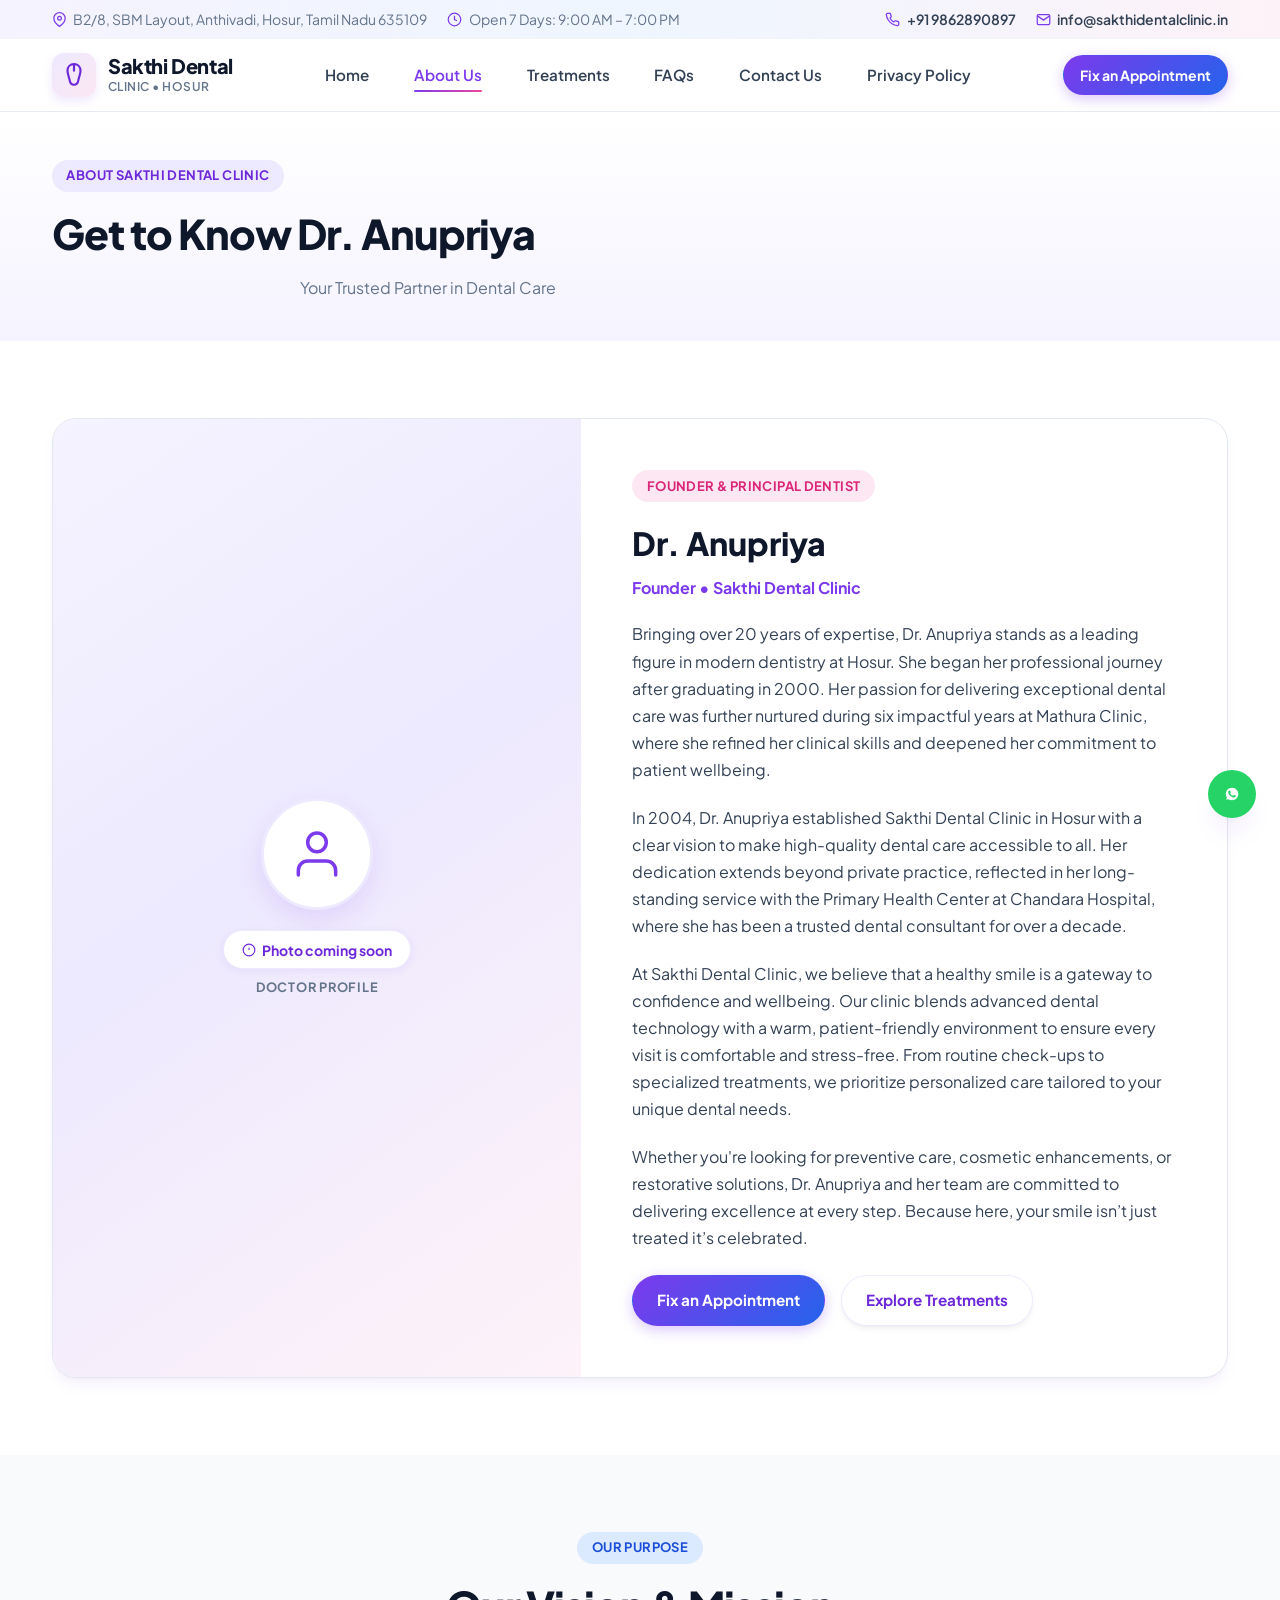
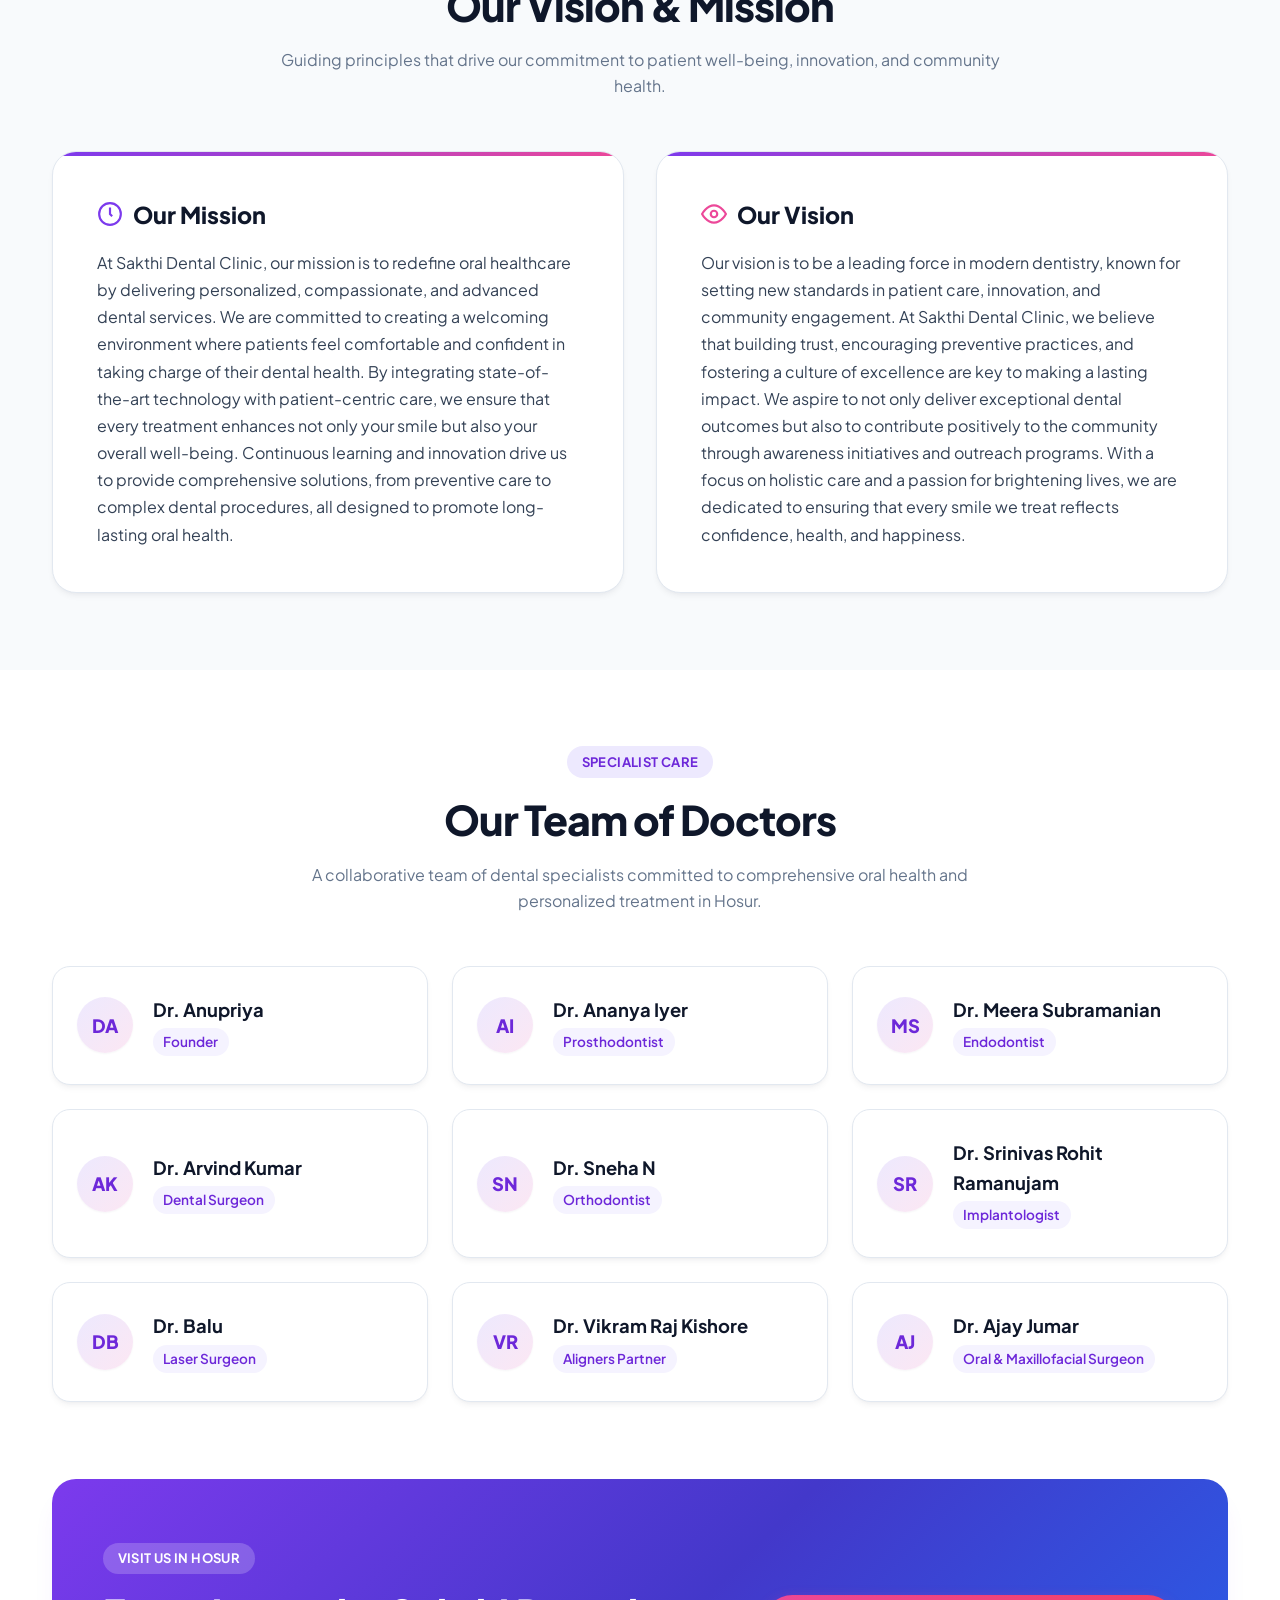
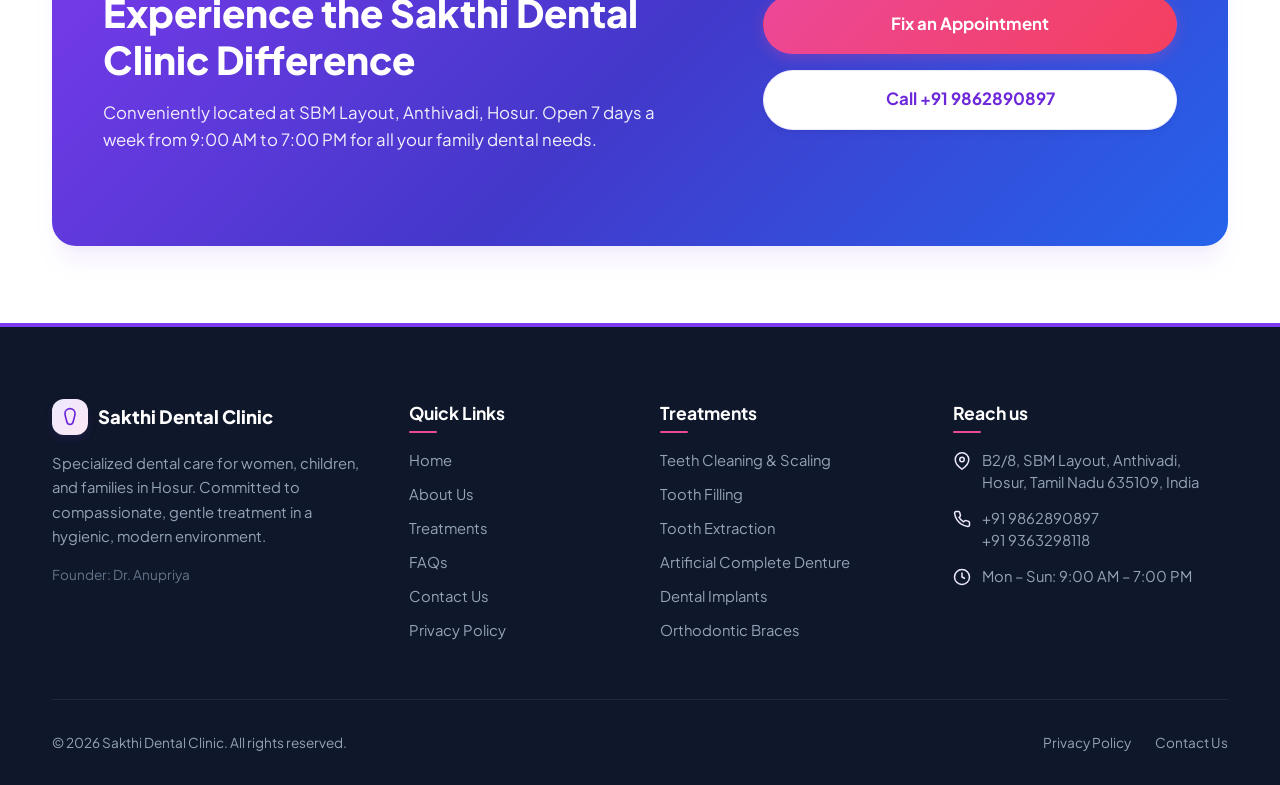
<file: about.html>
<!DOCTYPE html>
<html lang="en">
<head>
  <meta charset="UTF-8">
  <meta name="viewport" content="width=device-width, initial-scale=1.0">
  <title>About Us | Dr. Anupriya &amp; Sakthi Dental Clinic Hosur</title>
  <meta name="description" content="Get to know Dr. Anupriya and the dental specialist team at Sakthi Dental Clinic in Hosur. Bringing over 20 years of expertise in family, pediatric, and advanced dentistry.">
  <link rel="stylesheet" href="style.css">
</head>
<body>
  <a href="#main-content" class="skip-link">Skip to main content</a>

  <!-- Top Utility Bar -->
  <div class="top-bar">
    <div class="container top-bar-inner">
      <div class="top-bar-left">
        <span class="top-bar-item">
          <svg viewBox="0 0 24 24" fill="none" stroke-width="2" aria-hidden="true"><path d="M21 10c0 7-9 13-9 13s-9-6-9-13a9 9 0 0 1 18 0z"></path><circle cx="12" cy="10" r="3"></circle></svg>
          B2/8, SBM Layout, Anthivadi, Hosur, Tamil Nadu 635109
        </span>
        <span class="top-bar-item">
          <svg viewBox="0 0 24 24" fill="none" stroke-width="2" aria-hidden="true"><circle cx="12" cy="12" r="10"></circle><polyline points="12 6 12 12 16 14"></polyline></svg>
          Open 7 Days: 9:00 AM – 7:00 PM
        </span>
      </div>
      <div class="top-bar-right">
        <a href="tel:+919862890897" class="top-bar-item top-bar-link">
          <svg viewBox="0 0 24 24" fill="none" stroke-width="2" aria-hidden="true"><path d="M22 16.92v3a2 2 0 0 1-2.18 2 19.79 19.79 0 0 1-8.63-3.07 19.5 19.5 0 0 1-6-6 19.79 19.79 0 0 1-3.07-8.67A2 2 0 0 1 4.11 2h3a2 2 0 0 1 2 1.72 12.84 12.84 0 0 0 .7 2.81 2 2 0 0 1-.45 2.11L8.09 9.91a16 16 0 0 0 6 6l1.27-1.27a2 2 0 0 1 2.11-.45 12.84 12.84 0 0 0 2.81.7A2 2 0 0 1 22 16.92z"></path></svg>
          +91 9862890897
        </a>
        <a href="mailto:info@sakthidentalclinic.in" class="top-bar-item top-bar-link">
          <svg viewBox="0 0 24 24" fill="none" stroke-width="2" aria-hidden="true"><path d="M4 4h16c1.1 0 2 .9 2 2v12c0 1.1-.9 2-2 2H4c-1.1 0-2-.9-2-2V6c0-1.1.9-2 2-2z"></path><polyline points="22,6 12,13 2,6"></polyline></svg>
          info@sakthidentalclinic.in
        </a>
      </div>
    </div>
  </div>

  <!-- Header -->
  <header class="site-header">
    <div class="container header-inner">
      <a href="index.html" class="brand-logo" aria-label="Sakthi Dental Clinic Homepage">
        <div class="logo-icon-wrap" aria-hidden="true">
          <svg viewBox="0 0 24 24" stroke-width="2" stroke-linecap="round" stroke-linejoin="round">
            <path d="M12 2C8.5 2 6 4.5 6 8c0 3 1.5 6 2 9 .5 3 2 4 4 4s3.5-1 4-4c.5-3 2-6 2-9 0-3.5-2.5-6-6-6z"/>
            <path d="M12 2v6"/>
          </svg>
        </div>
        <div class="brand-text">
          <span class="brand-name">Sakthi Dental</span>
          <span class="brand-tagline">Clinic • Hosur</span>
        </div>
      </a>

      <!-- Desktop & Mobile Navigation Links -->
      <nav aria-label="Main Navigation">
        <ul id="main-nav-menu" class="nav-menu">
          <li><a href="index.html" class="nav-link">Home</a></li>
          <li><a href="about.html" class="nav-link">About Us</a></li>
          <li><a href="treatments.html" class="nav-link">Treatments</a></li>
          <li><a href="faqs.html" class="nav-link">FAQs</a></li>
          <li><a href="contact.html" class="nav-link">Contact Us</a></li>
          <li><a href="privacy-policy.html" class="nav-link">Privacy Policy</a></li>
          <li class="mobile-menu-cta">
            <a href="contact.html#appointment" class="btn btn-primary">Fix an Appointment</a>
          </li>
        </ul>
      </nav>

      <div class="header-actions">
        <a href="contact.html#appointment" class="btn btn-primary btn-sm header-cta-desktop">Fix an Appointment</a>
        <button class="mobile-nav-toggle" aria-label="Toggle navigation menu" aria-expanded="false" aria-controls="main-nav-menu">
          <svg class="hamburger-icon" viewBox="0 0 24 24" fill="none" stroke-width="2.5" stroke-linecap="round" aria-hidden="true"><line x1="3" y1="12" x2="21" y2="12"></line><line x1="3" y1="6" x2="21" y2="6"></line><line x1="3" y1="18" x2="21" y2="18"></line></svg>
          <svg class="close-icon" viewBox="0 0 24 24" fill="none" stroke-width="2.5" stroke-linecap="round" aria-hidden="true"><line x1="18" y1="6" x2="6" y2="18"></line><line x1="6" y1="6" x2="18" y2="18"></line></svg>
        </button>
      </div>
    </div>
  </header>

  <main id="main-content">
    <!-- Breadcrumb / Page Title -->
    <section class="section section-lavender-soft" style="padding: 3rem 0 2.5rem;">
      <div class="container text-center">
        <span class="badge-tag badge-lavender">About Sakthi Dental Clinic</span>
        <h1 class="section-title">Get to Know Dr. Anupriya</h1>
        <p class="section-subtitle" style="max-width: 680px; margin: 0 auto;">
          Your Trusted Partner in Dental Care
        </p>
      </div>
    </section>

    <!-- Founder Section (Client Provided Bio) -->
    <section class="section">
      <div class="container">
        <div class="founder-card">
          <div class="founder-grid">
            <div class="founder-media">
              <div class="founder-placeholder" aria-label="Dr. Anupriya - Doctor Profile Photo Coming Soon">
                <div class="founder-placeholder-icon" aria-hidden="true">
                  <svg viewBox="0 0 24 24" fill="none" stroke="currentColor" stroke-width="1.5" stroke-linecap="round" stroke-linejoin="round">
                    <path d="M20 21v-2a4 4 0 0 0-4-4H8a4 4 0 0 0-4 4v2"></path>
                    <circle cx="12" cy="7" r="4"></circle>
                  </svg>
                </div>
                <span class="founder-placeholder-tag">
                  <svg viewBox="0 0 24 24" fill="none" stroke="currentColor" stroke-width="2" style="width:14px;height:14px;" aria-hidden="true">
                    <circle cx="12" cy="12" r="10"></circle>
                    <line x1="12" y1="8" x2="12" y2="12"></line>
                    <line x1="12" y1="16" x2="12.01" y2="16"></line>
                  </svg>
                  Photo coming soon
                </span>
                <span class="founder-placeholder-subtitle">Doctor Profile</span>
              </div>
            </div>
            <div class="founder-bio">
              <span class="badge-tag badge-pink">Founder &amp; Principal Dentist</span>
              <h3>Dr. Anupriya</h3>
              <span class="founder-role">Founder • Sakthi Dental Clinic</span>
              
              <p>
                Bringing over 20 years of expertise, Dr. Anupriya stands as a leading figure in modern dentistry at Hosur. She began her professional journey after graduating in 2000. Her passion for delivering exceptional dental care was further nurtured during six impactful years at Mathura Clinic, where she refined her clinical skills and deepened her commitment to patient wellbeing.
              </p>
              
              <p>
                In 2004, Dr. Anupriya established Sakthi Dental Clinic in Hosur with a clear vision to make high-quality dental care accessible to all. Her dedication extends beyond private practice, reflected in her long-standing service with the Primary Health Center at Chandara Hospital, where she has been a trusted dental consultant for over a decade.
              </p>

              <p>
                At Sakthi Dental Clinic, we believe that a healthy smile is a gateway to confidence and wellbeing. Our clinic blends advanced dental technology with a warm, patient-friendly environment to ensure every visit is comfortable and stress-free. From routine check-ups to specialized treatments, we prioritize personalized care tailored to your unique dental needs.
              </p>

              <p>
                Whether you're looking for preventive care, cosmetic enhancements, or restorative solutions, Dr. Anupriya and her team are committed to delivering excellence at every step. Because here, your smile isn’t just treated it’s celebrated.
              </p>

              <div style="display: flex; gap: 1rem; flex-wrap: wrap; margin-top: 1.5rem;">
                <a href="contact.html#appointment" class="btn btn-primary">
                  Fix an Appointment
                </a>
                <a href="treatments.html" class="btn btn-secondary">
                  Explore Treatments
                </a>
              </div>
            </div>
          </div>
        </div>
      </div>
    </section>

    <!-- Our Vision & Mission (Exact Client Text) -->
    <section class="section section-alt">
      <div class="container">
        <div class="section-header">
          <span class="badge-tag badge-blue">Our Purpose</span>
          <h2 class="section-title">Our Vision &amp; Mission</h2>
          <p class="section-subtitle">
            Guiding principles that drive our commitment to patient well-being, innovation, and community health.
          </p>
        </div>

        <div class="vision-mission-grid">
          <!-- Mission -->
          <article class="vision-mission-card">
            <h3>
              <svg viewBox="0 0 24 24" fill="none" stroke="currentColor" stroke-width="2" style="width:26px;height:26px;color:var(--primary-lavender);" aria-hidden="true"><circle cx="12" cy="12" r="10"></circle><polyline points="12 6 12 12 14 14"></polyline></svg>
              Our Mission
            </h3>
            <p>
              At Sakthi Dental Clinic, our mission is to redefine oral healthcare by delivering personalized, compassionate, and advanced dental services. We are committed to creating a welcoming environment where patients feel comfortable and confident in taking charge of their dental health. By integrating state-of-the-art technology with patient-centric care, we ensure that every treatment enhances not only your smile but also your overall well-being. Continuous learning and innovation drive us to provide comprehensive solutions, from preventive care to complex dental procedures, all designed to promote long-lasting oral health.
            </p>
          </article>

          <!-- Vision -->
          <article class="vision-mission-card">
            <h3>
              <svg viewBox="0 0 24 24" fill="none" stroke="currentColor" stroke-width="2" style="width:26px;height:26px;color:var(--pastel-pink);" aria-hidden="true"><path d="M1 12s4-8 11-8 11 8 11 8-4 8-11 8-11-8-11-8z"></path><circle cx="12" cy="12" r="3"></circle></svg>
              Our Vision
            </h3>
            <p>
              Our vision is to be a leading force in modern dentistry, known for setting new standards in patient care, innovation, and community engagement. At Sakthi Dental Clinic, we believe that building trust, encouraging preventive practices, and fostering a culture of excellence are key to making a lasting impact. We aspire to not only deliver exceptional dental outcomes but also to contribute positively to the community through awareness initiatives and outreach programs. With a focus on holistic care and a passion for brightening lives, we are dedicated to ensuring that every smile we treat reflects confidence, health, and happiness.
            </p>
          </article>
        </div>
      </div>
    </section>

    <!-- Our Team of Doctors (All 9 Doctors with Supplied Roles) -->
    <section class="section">
      <div class="container">
        <div class="section-header">
          <span class="badge-tag badge-lavender">Specialist Care</span>
          <h2 class="section-title">Our Team of Doctors</h2>
          <p class="section-subtitle">
            A collaborative team of dental specialists committed to comprehensive oral health and personalized treatment in Hosur.
          </p>
        </div>

        <div class="team-grid">
          <!-- 1. Dr. Anupriya -->
          <div class="doctor-card">
            <div class="doctor-avatar" aria-hidden="true">DA</div>
            <div class="doctor-info">
              <h3>Dr. Anupriya</h3>
              <span class="doctor-specialty">Founder</span>
            </div>
          </div>

          <!-- 2. Dr. Ananya Iyer -->
          <div class="doctor-card">
            <div class="doctor-avatar" aria-hidden="true">AI</div>
            <div class="doctor-info">
              <h3>Dr. Ananya Iyer</h3>
              <span class="doctor-specialty">Prosthodontist</span>
            </div>
          </div>

          <!-- 3. Dr. Meera Subramanian -->
          <div class="doctor-card">
            <div class="doctor-avatar" aria-hidden="true">MS</div>
            <div class="doctor-info">
              <h3>Dr. Meera Subramanian</h3>
              <span class="doctor-specialty">Endodontist</span>
            </div>
          </div>

          <!-- 4. Dr. Arvind Kumar -->
          <div class="doctor-card">
            <div class="doctor-avatar" aria-hidden="true">AK</div>
            <div class="doctor-info">
              <h3>Dr. Arvind Kumar</h3>
              <span class="doctor-specialty">Dental Surgeon</span>
            </div>
          </div>

          <!-- 5. Dr. Sneha N -->
          <div class="doctor-card">
            <div class="doctor-avatar" aria-hidden="true">SN</div>
            <div class="doctor-info">
              <h3>Dr. Sneha N</h3>
              <span class="doctor-specialty">Orthodontist</span>
            </div>
          </div>

          <!-- 6. Dr. Srinivas Rohit Ramanujam -->
          <div class="doctor-card">
            <div class="doctor-avatar" aria-hidden="true">SR</div>
            <div class="doctor-info">
              <h3>Dr. Srinivas Rohit Ramanujam</h3>
              <span class="doctor-specialty">Implantologist</span>
            </div>
          </div>

          <!-- 7. Dr. Balu -->
          <div class="doctor-card">
            <div class="doctor-avatar" aria-hidden="true">DB</div>
            <div class="doctor-info">
              <h3>Dr. Balu</h3>
              <span class="doctor-specialty">Laser Surgeon</span>
            </div>
          </div>

          <!-- 8. Dr. Vikram Raj Kishore -->
          <div class="doctor-card">
            <div class="doctor-avatar" aria-hidden="true">VR</div>
            <div class="doctor-info">
              <h3>Dr. Vikram Raj Kishore</h3>
              <span class="doctor-specialty">Aligners Partner</span>
            </div>
          </div>

          <!-- 9. Dr. Ajay Jumar -->
          <div class="doctor-card">
            <div class="doctor-avatar" aria-hidden="true">AJ</div>
            <div class="doctor-info">
              <h3>Dr. Ajay Jumar</h3>
              <span class="doctor-specialty">Oral &amp; Maxillofacial Surgeon</span>
            </div>
          </div>
        </div>
      </div>
    </section>

    <!-- Call to Action Banner -->
    <section class="section" style="padding-top: 0;">
      <div class="container">
        <div class="cta-banner">
          <div class="cta-banner-grid">
            <div>
              <span class="badge-tag badge-pink" style="background: rgba(255,255,255,0.2); color: #fff;">Visit Us in Hosur</span>
              <h2 class="cta-title">Experience the Sakthi Dental Clinic Difference</h2>
              <p class="cta-text">
                Conveniently located at SBM Layout, Anthivadi, Hosur. Open 7 days a week from 9:00 AM to 7:00 PM for all your family dental needs.
              </p>
            </div>
            <div class="cta-buttons-wrap">
              <a href="contact.html#appointment" class="btn btn-pink btn-lg" style="width: 100%;">
                Fix an Appointment
              </a>
              <a href="tel:+919862890897" class="btn btn-secondary btn-lg" style="width: 100%;">
                Call +91 9862890897
              </a>
            </div>
          </div>
        </div>
      </div>
    </section>
  </main>

  <!-- Footer -->
  <footer class="site-footer">
    <div class="container">
      <div class="footer-grid">
        <div class="footer-col">
          <div style="display: flex; align-items: center; gap: 0.6rem; margin-bottom: 1rem;">
            <div class="logo-icon-wrap" style="width:36px;height:36px;" aria-hidden="true">
              <svg viewBox="0 0 24 24" stroke-width="2" style="width:20px;height:20px;">
                <path d="M12 2C8.5 2 6 4.5 6 8c0 3 1.5 6 2 9 .5 3 2 4 4 4s3.5-1 4-4c.5-3 2-6 2-9 0-3.5-2.5-6-6-6z"/>
              </svg>
            </div>
            <span style="color:#FFFFFF; font-weight:800; font-size:1.15rem;">Sakthi Dental Clinic</span>
          </div>
          <p>
            Specialized dental care for women, children, and families in Hosur. Committed to compassionate, gentle treatment in a hygienic, modern environment.
          </p>
          <p style="font-size: 0.85rem; color: #64748B;">Founder: Dr. Anupriya</p>
        </div>

        <div class="footer-col">
          <h4>Quick Links</h4>
          <ul class="footer-links-list">
            <li><a href="index.html" class="footer-link">Home</a></li>
            <li><a href="about.html" class="footer-link">About Us</a></li>
            <li><a href="treatments.html" class="footer-link">Treatments</a></li>
            <li><a href="faqs.html" class="footer-link">FAQs</a></li>
            <li><a href="contact.html" class="footer-link">Contact Us</a></li>
            <li><a href="privacy-policy.html" class="footer-link">Privacy Policy</a></li>
          </ul>
        </div>

        <div class="footer-col">
          <h4>Treatments</h4>
          <ul class="footer-links-list">
            <li><a href="treatments.html#cleaning" class="footer-link">Teeth Cleaning &amp; Scaling</a></li>
            <li><a href="treatments.html#filling" class="footer-link">Tooth Filling</a></li>
            <li><a href="treatments.html#extraction" class="footer-link">Tooth Extraction</a></li>
            <li><a href="treatments.html#dentures" class="footer-link">Artificial Complete Denture</a></li>
            <li><a href="treatments.html#implants" class="footer-link">Dental Implants</a></li>
            <li><a href="treatments.html#braces" class="footer-link">Orthodontic Braces</a></li>
          </ul>
        </div>

        <div class="footer-col">
          <h4>Reach us</h4>
          <div class="footer-contact-item">
            <svg viewBox="0 0 24 24" fill="none" stroke-width="2" aria-hidden="true"><path d="M21 10c0 7-9 13-9 13s-9-6-9-13a9 9 0 0 1 18 0z"></path><circle cx="12" cy="10" r="3"></circle></svg>
            <span>B2/8, SBM Layout, Anthivadi, Hosur, Tamil Nadu 635109, India</span>
          </div>
          <div class="footer-contact-item">
            <svg viewBox="0 0 24 24" fill="none" stroke-width="2" aria-hidden="true"><path d="M22 16.92v3a2 2 0 0 1-2.18 2 19.79 19.79 0 0 1-8.63-3.07 19.5 19.5 0 0 1-6-6 19.79 19.79 0 0 1-3.07-8.67A2 2 0 0 1 4.11 2h3a2 2 0 0 1 2 1.72 12.84 12.84 0 0 0 .7 2.81 2 2 0 0 1-.45 2.11L8.09 9.91a16 16 0 0 0 6 6l1.27-1.27a2 2 0 0 1 2.11-.45 12.84 12.84 0 0 0 2.81.7A2 2 0 0 1 22 16.92z"></path></svg>
            <div>
              <a href="tel:+919862890897" class="footer-link">+91 9862890897</a><br>
              <a href="tel:+919363298118" class="footer-link">+91 9363298118</a>
            </div>
          </div>
          <div class="footer-contact-item">
            <svg viewBox="0 0 24 24" fill="none" stroke-width="2" aria-hidden="true"><circle cx="12" cy="12" r="10"></circle><polyline points="12 6 12 12 16 14"></polyline></svg>
            <span>Mon – Sun: 9:00 AM – 7:00 PM</span>
          </div>
        </div>
      </div>

      <div class="footer-bottom">
        <p>&copy; 2026 Sakthi Dental Clinic. All rights reserved.</p>
        <div class="footer-legal-links">
          <a href="privacy-policy.html">Privacy Policy</a>
          <a href="contact.html">Contact Us</a>
        </div>
      </div>
    </div>
  </footer>

  <aside class="quick-floating-actions" aria-label="Quick Actions">
    <a href="https://wa.me/919862890897?text=Hello%20Sakthi%20Dental%20Clinic,%20I%20would%20like%20to%20enquire%20about%20an%20appointment." target="_blank" rel="noopener noreferrer" class="float-btn float-btn-whatsapp" aria-label="Chat directly on WhatsApp">
      <svg viewBox="0 0 24 24"><path d="M12.031 6.172c-3.181 0-5.767 2.586-5.768 5.766-.001 1.298.38 2.27 1.019 3.287l-.582 2.128 2.182-.573c.978.58 1.911.928 3.145.929 3.178 0 5.767-2.587 5.768-5.766 0-3.18-2.587-5.771-5.764-5.771zm3.392 8.244c-.144.405-.837.774-1.17.824-.299.045-.677.063-1.092-.069-.252-.08-.575-.187-.988-.365-1.739-.751-2.874-2.502-2.961-2.617-.087-.116-.708-.94-.708-1.793s.448-1.273.607-1.446c.159-.173.346-.217.462-.217l.332.007c.106.005.249-.04.39.299.144.347.491 1.199.534 1.286.043.087.072.188.014.304-.058.116-.087.188-.173.289l-.26.304c-.087.086-.177.18-.076.353.101.173.449.741.963 1.2 0.662.591 1.22.774 1.393.861.173.086.275.072.376-.044.101-.116.433-.506.549-.679.116-.173.231-.145.39-.087.159.058 1.011.477 1.184.564.173.087.289.13.332.202.043.072.043.419-.101.824z"/></svg>
    </a>
    <button class="float-btn float-btn-top" aria-label="Scroll back to top">
      <svg viewBox="0 0 24 24" fill="none" stroke-width="2.5"><polyline points="18 15 12 9 6 15"></polyline></svg>
    </button>
  </aside>

  <script src="script.js"></script>
</body>
</html>
</file>
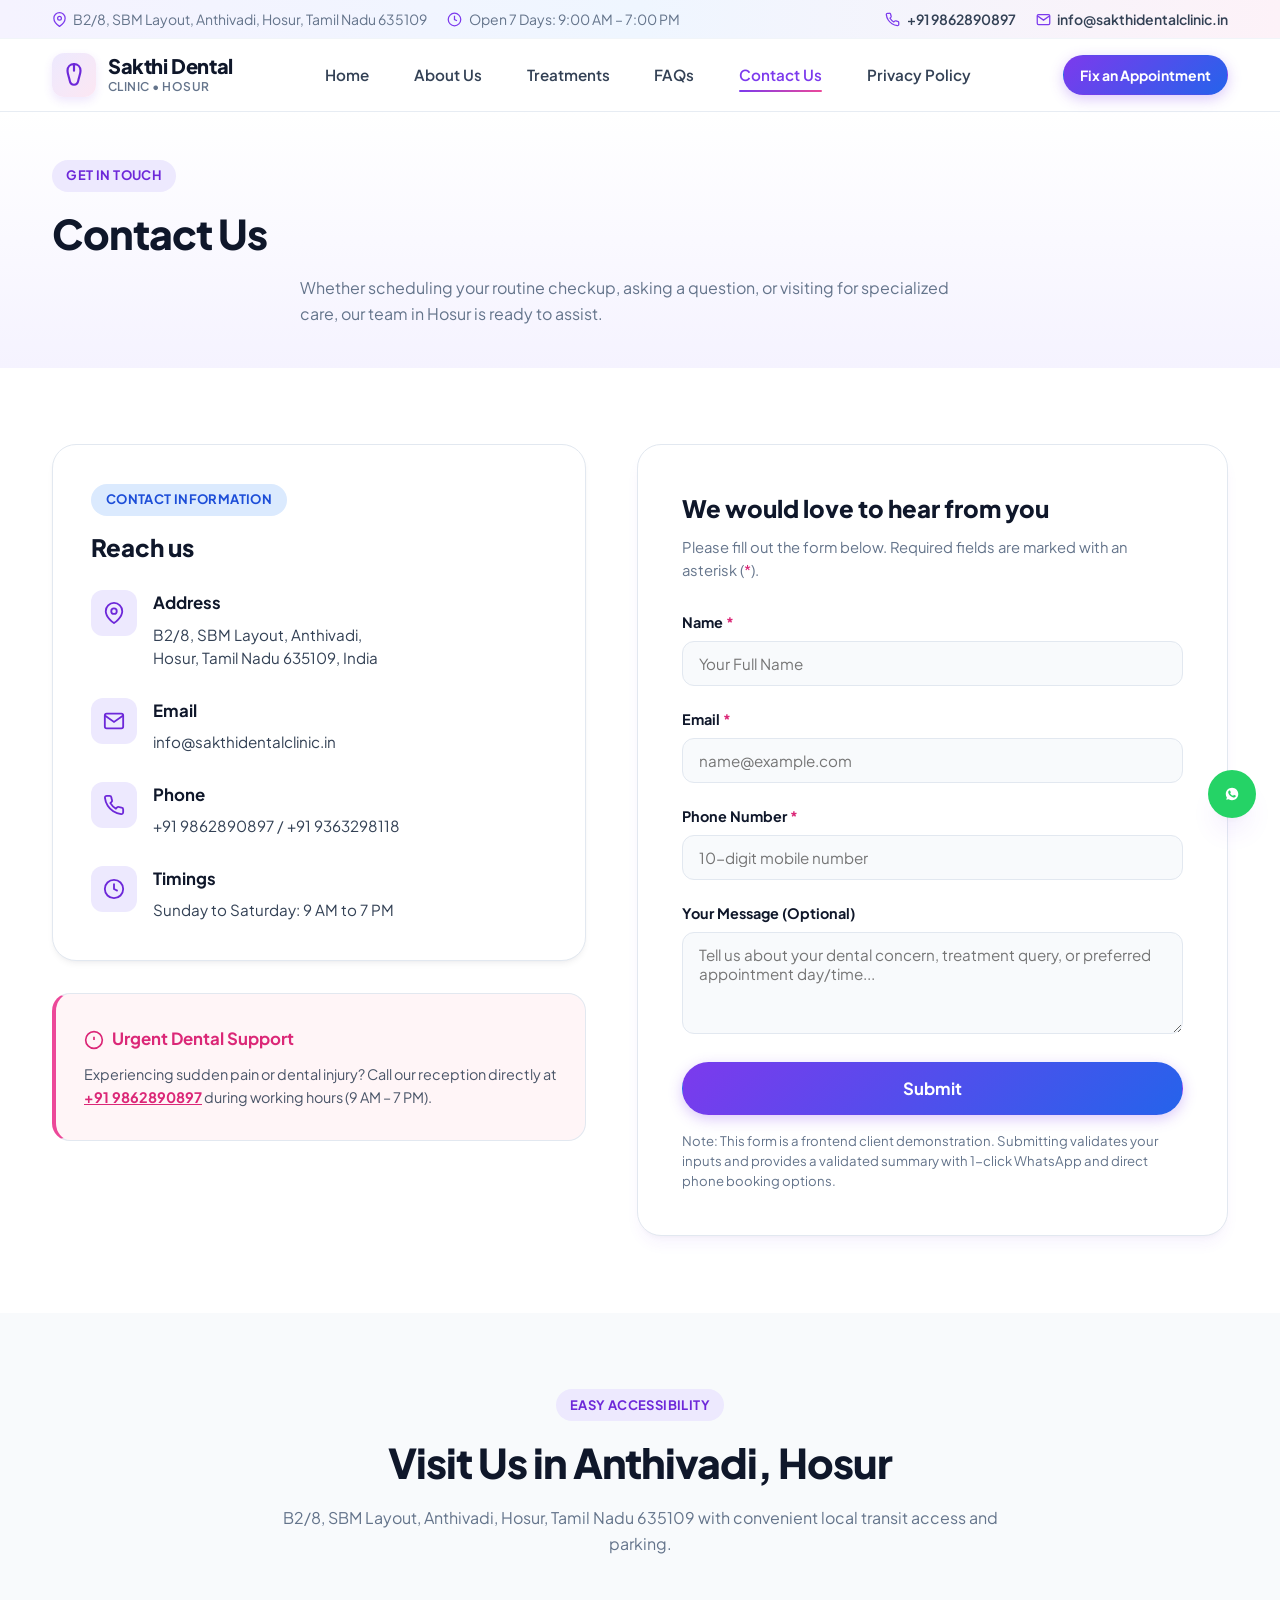
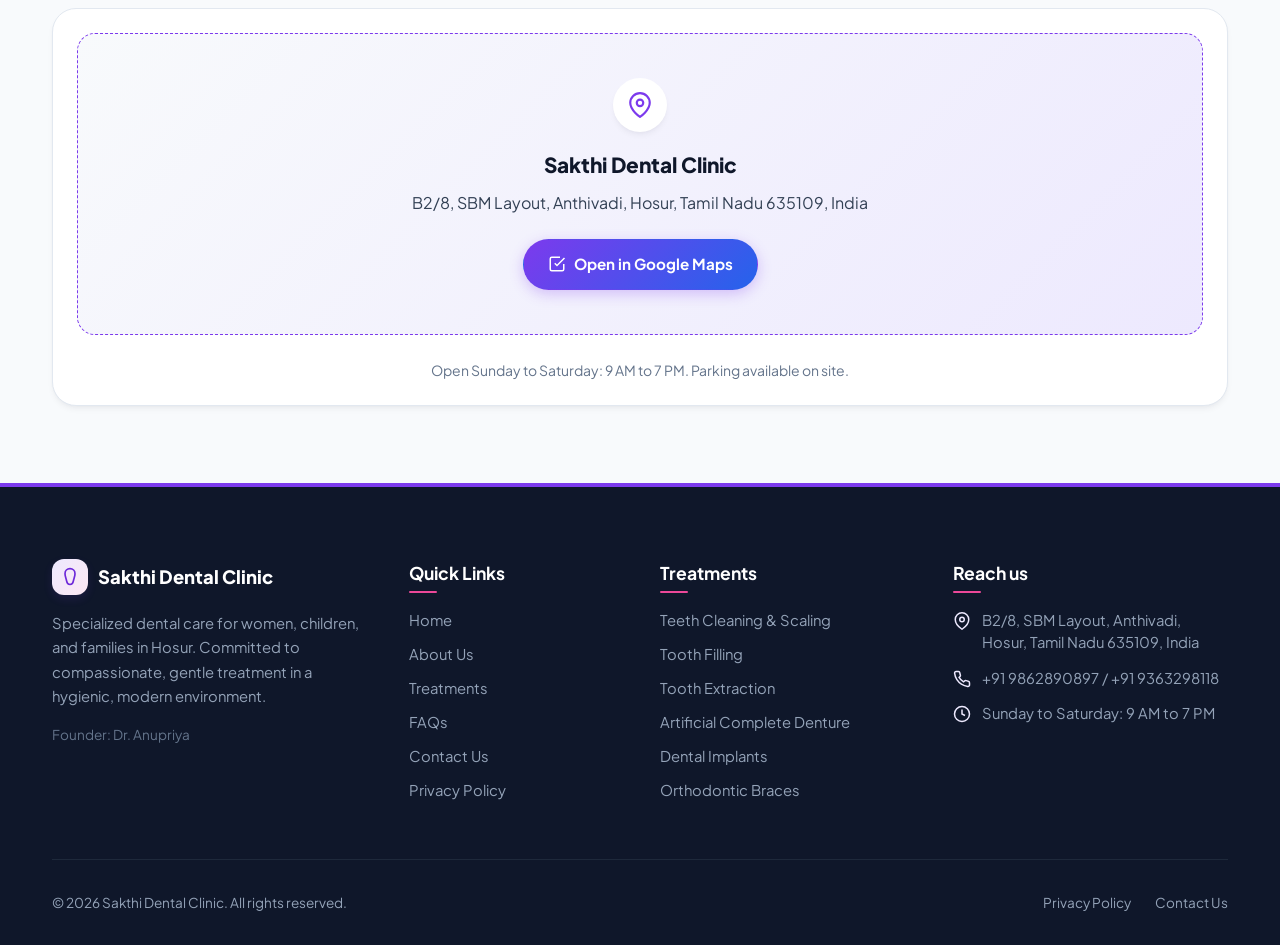
<file: contact.html>
<!DOCTYPE html>
<html lang="en">
<head>
  <meta charset="UTF-8">
  <meta name="viewport" content="width=device-width, initial-scale=1.0">
  <title>Contact Us &amp; Reach Us | Sakthi Dental Clinic Hosur</title>
  <meta name="description" content="Reach us at Sakthi Dental Clinic in Anthivadi, Hosur. Send an inquiry or contact our reception desk at +91 9862890897. Open Sunday to Saturday: 9 AM to 7 PM.">
  <link rel="stylesheet" href="style.css">
</head>
<body>
  <a href="#main-content" class="skip-link">Skip to main content</a>

  <!-- Top Utility Bar -->
  <div class="top-bar">
    <div class="container top-bar-inner">
      <div class="top-bar-left">
        <span class="top-bar-item">
          <svg viewBox="0 0 24 24" fill="none" stroke-width="2" aria-hidden="true"><path d="M21 10c0 7-9 13-9 13s-9-6-9-13a9 9 0 0 1 18 0z"></path><circle cx="12" cy="10" r="3"></circle></svg>
          B2/8, SBM Layout, Anthivadi, Hosur, Tamil Nadu 635109
        </span>
        <span class="top-bar-item">
          <svg viewBox="0 0 24 24" fill="none" stroke-width="2" aria-hidden="true"><circle cx="12" cy="12" r="10"></circle><polyline points="12 6 12 12 16 14"></polyline></svg>
          Open 7 Days: 9:00 AM – 7:00 PM
        </span>
      </div>
      <div class="top-bar-right">
        <a href="tel:+919862890897" class="top-bar-item top-bar-link">
          <svg viewBox="0 0 24 24" fill="none" stroke-width="2" aria-hidden="true"><path d="M22 16.92v3a2 2 0 0 1-2.18 2 19.79 19.79 0 0 1-8.63-3.07 19.5 19.5 0 0 1-6-6 19.79 19.79 0 0 1-3.07-8.67A2 2 0 0 1 4.11 2h3a2 2 0 0 1 2 1.72 12.84 12.84 0 0 0 .7 2.81 2 2 0 0 1-.45 2.11L8.09 9.91a16 16 0 0 0 6 6l1.27-1.27a2 2 0 0 1 2.11-.45 12.84 12.84 0 0 0 2.81.7A2 2 0 0 1 22 16.92z"></path></svg>
          +91 9862890897
        </a>
        <a href="mailto:info@sakthidentalclinic.in" class="top-bar-item top-bar-link">
          <svg viewBox="0 0 24 24" fill="none" stroke-width="2" aria-hidden="true"><path d="M4 4h16c1.1 0 2 .9 2 2v12c0 1.1-.9 2-2 2H4c-1.1 0-2-.9-2-2V6c0-1.1.9-2 2-2z"></path><polyline points="22,6 12,13 2,6"></polyline></svg>
          info@sakthidentalclinic.in
        </a>
      </div>
    </div>
  </div>

  <!-- Header -->
  <header class="site-header">
    <div class="container header-inner">
      <a href="index.html" class="brand-logo" aria-label="Sakthi Dental Clinic Homepage">
        <div class="logo-icon-wrap" aria-hidden="true">
          <svg viewBox="0 0 24 24" stroke-width="2" stroke-linecap="round" stroke-linejoin="round">
            <path d="M12 2C8.5 2 6 4.5 6 8c0 3 1.5 6 2 9 .5 3 2 4 4 4s3.5-1 4-4c.5-3 2-6 2-9 0-3.5-2.5-6-6-6z"/>
            <path d="M12 2v6"/>
          </svg>
        </div>
        <div class="brand-text">
          <span class="brand-name">Sakthi Dental</span>
          <span class="brand-tagline">Clinic • Hosur</span>
        </div>
      </a>

      <!-- Desktop & Mobile Navigation Links -->
      <nav aria-label="Main Navigation">
        <ul id="main-nav-menu" class="nav-menu">
          <li><a href="index.html" class="nav-link">Home</a></li>
          <li><a href="about.html" class="nav-link">About Us</a></li>
          <li><a href="treatments.html" class="nav-link">Treatments</a></li>
          <li><a href="faqs.html" class="nav-link">FAQs</a></li>
          <li><a href="contact.html" class="nav-link">Contact Us</a></li>
          <li><a href="privacy-policy.html" class="nav-link">Privacy Policy</a></li>
          <li class="mobile-menu-cta">
            <a href="contact.html#appointment" class="btn btn-primary">Fix an Appointment</a>
          </li>
        </ul>
      </nav>

      <div class="header-actions">
        <a href="contact.html#appointment" class="btn btn-primary btn-sm header-cta-desktop">Fix an Appointment</a>
        <button class="mobile-nav-toggle" aria-label="Toggle navigation menu" aria-expanded="false" aria-controls="main-nav-menu">
          <svg class="hamburger-icon" viewBox="0 0 24 24" fill="none" stroke-width="2.5" stroke-linecap="round" aria-hidden="true"><line x1="3" y1="12" x2="21" y2="12"></line><line x1="3" y1="6" x2="21" y2="6"></line><line x1="3" y1="18" x2="21" y2="18"></line></svg>
          <svg class="close-icon" viewBox="0 0 24 24" fill="none" stroke-width="2.5" stroke-linecap="round" aria-hidden="true"><line x1="18" y1="6" x2="6" y2="18"></line><line x1="6" y1="6" x2="18" y2="18"></line></svg>
        </button>
      </div>
    </div>
  </header>

  <main id="main-content">
    <!-- Header Banner -->
    <section class="section section-lavender-soft" style="padding: 3rem 0 2.5rem;">
      <div class="container text-center">
        <span class="badge-tag badge-lavender">Get in Touch</span>
        <h1 class="section-title">Contact Us</h1>
        <p class="section-subtitle" style="max-width: 680px; margin: 0 auto;">
          Whether scheduling your routine checkup, asking a question, or visiting for specialized care, our team in Hosur is ready to assist.
        </p>
      </div>
    </section>

    <!-- Main Contact & Booking Section -->
    <section class="section" id="appointment">
      <div class="container">
        <div class="contact-grid">
          
          <!-- Clinic Contact Information (Reach us) -->
          <div>
            <div class="contact-info-card" style="margin-bottom: 2rem;">
              <span class="badge-tag badge-blue" style="margin-bottom: 0.75rem;">Contact Information</span>
              <h2 style="font-size: 1.5rem; font-weight: 800; color: var(--color-text-title); margin-bottom: 1.5rem;">
                Reach us
              </h2>

              <!-- Address -->
              <div class="info-block">
                <div class="info-icon-box" aria-hidden="true">
                  <svg viewBox="0 0 24 24" fill="none" stroke-width="2"><path d="M21 10c0 7-9 13-9 13s-9-6-9-13a9 9 0 0 1 18 0z"></path><circle cx="12" cy="10" r="3"></circle></svg>
                </div>
                <div class="info-content">
                  <h4>Address</h4>
                  <p>
                    B2/8, SBM Layout, Anthivadi,<br>
                    Hosur, Tamil Nadu 635109, India
                  </p>
                </div>
              </div>

              <!-- Email -->
              <div class="info-block">
                <div class="info-icon-box" aria-hidden="true">
                  <svg viewBox="0 0 24 24" fill="none" stroke-width="2"><path d="M4 4h16c1.1 0 2 .9 2 2v12c0 1.1-.9 2-2 2H4c-1.1 0-2-.9-2-2V6c0-1.1.9-2 2-2z"></path><polyline points="22,6 12,13 2,6"></polyline></svg>
                </div>
                <div class="info-content">
                  <h4>Email</h4>
                  <p>
                    <a href="mailto:info@sakthidentalclinic.in">info@sakthidentalclinic.in</a>
                  </p>
                </div>
              </div>

              <!-- Phone -->
              <div class="info-block">
                <div class="info-icon-box" aria-hidden="true">
                  <svg viewBox="0 0 24 24" fill="none" stroke-width="2"><path d="M22 16.92v3a2 2 0 0 1-2.18 2 19.79 19.79 0 0 1-8.63-3.07 19.5 19.5 0 0 1-6-6 19.79 19.79 0 0 1-3.07-8.67A2 2 0 0 1 4.11 2h3a2 2 0 0 1 2 1.72 12.84 12.84 0 0 0 .7 2.81 2 2 0 0 1-.45 2.11L8.09 9.91a16 16 0 0 0 6 6l1.27-1.27a2 2 0 0 1 2.11-.45 12.84 12.84 0 0 0 2.81.7A2 2 0 0 1 22 16.92z"></path></svg>
                </div>
                <div class="info-content">
                  <h4>Phone</h4>
                  <p>
                    <a href="tel:+919862890897">+91 9862890897</a> / <a href="tel:+919363298118">+91 9363298118</a>
                  </p>
                </div>
              </div>

              <!-- Timings -->
              <div class="info-block">
                <div class="info-icon-box" aria-hidden="true">
                  <svg viewBox="0 0 24 24" fill="none" stroke-width="2"><circle cx="12" cy="12" r="10"></circle><polyline points="12 6 12 12 16 14"></polyline></svg>
                </div>
                <div class="info-content">
                  <h4>Timings</h4>
                  <p>
                    Sunday to Saturday: 9 AM to 7 PM
                  </p>
                </div>
              </div>
            </div>

            <!-- Emergency Guidance Card -->
            <div class="pillar-card" style="border-left: 4px solid var(--pastel-pink); background: #FFF5F7;">
              <h3 style="color: var(--pastel-pink-dark); display: flex; align-items: center; gap: 0.5rem; font-size: 1.05rem;">
                <svg viewBox="0 0 24 24" fill="none" stroke="currentColor" stroke-width="2" style="width:20px;height:20px;" aria-hidden="true"><circle cx="12" cy="12" r="10"></circle><line x1="12" y1="8" x2="12" y2="12"></line><line x1="12" y1="16" x2="12.01" y2="16"></line></svg>
                Urgent Dental Support
              </h3>
              <p style="font-size: 0.9rem; color: #4A5568; margin-top: 0.5rem; line-height: 1.55;">
                Experiencing sudden pain or dental injury? Call our reception directly at <a href="tel:+919862890897" style="font-weight:700; color:var(--pastel-pink-dark); text-decoration:underline;">+91 9862890897</a> during working hours (9 AM – 7 PM).
              </p>
            </div>
          </div>

          <!-- Interactive Contact Form -->
          <div class="form-card">
            <h2 style="font-size: 1.5rem; font-weight: 800; color: var(--color-text-title); margin-bottom: 0.5rem;">
              We would love to hear from you
            </h2>
            <p style="font-size: 0.925rem; color: var(--color-text-muted); margin-bottom: 1.75rem;">
              Please fill out the form below. Required fields are marked with an asterisk (<span style="color:var(--pastel-pink-dark)">*</span>).
            </p>

            <form id="appointment-form" novalidate data-netlify="true" name="appointment-inquiry">
              <!-- Name -->
              <div class="form-group">
                <label for="fullName" class="form-label">Name <span class="required-star">*</span></label>
                <input type="text" id="fullName" name="fullName" class="form-control" placeholder="Your Full Name" required autocomplete="name">
                <div class="error-message" role="alert"></div>
              </div>

              <!-- Email -->
              <div class="form-group">
                <label for="email" class="form-label">Email <span class="required-star">*</span></label>
                <input type="email" id="email" name="email" class="form-control" placeholder="name@example.com" required autocomplete="email">
                <div class="error-message" role="alert"></div>
              </div>

              <!-- Phone Number -->
              <div class="form-group">
                <label for="phone" class="form-label">Phone Number <span class="required-star">*</span></label>
                <input type="tel" id="phone" name="phone" class="form-control" placeholder="10-digit mobile number" required autocomplete="tel">
                <div class="error-message" role="alert"></div>
              </div>

              <!-- Your Message -->
              <div class="form-group">
                <label for="message" class="form-label">Your Message (Optional)</label>
                <textarea id="message" name="message" class="form-control" rows="4" placeholder="Tell us about your dental concern, treatment query, or preferred appointment day/time..."></textarea>
              </div>

              <button type="submit" class="btn btn-primary btn-lg" style="width: 100%;">
                Submit
              </button>

              <p class="form-disclaimer">
                Note: This form is a frontend client demonstration. Submitting validates your inputs and provides a validated summary with 1-click WhatsApp and direct phone booking options.
              </p>
            </form>

            <!-- Feedback Summary Container -->
            <div id="form-feedback-modal" class="form-feedback-modal" role="region" aria-live="polite"></div>
          </div>

        </div>
      </div>
    </section>

    <!-- Directions & Location Card -->
    <section class="section section-alt" aria-labelledby="map-heading">
      <div class="container">
        <div class="section-header">
          <span class="badge-tag badge-lavender">Easy Accessibility</span>
          <h2 id="map-heading" class="section-title">Visit Us in Anthivadi, Hosur</h2>
          <p class="section-subtitle">
            B2/8, SBM Layout, Anthivadi, Hosur, Tamil Nadu 635109 with convenient local transit access and parking.
          </p>
        </div>

        <div style="background: var(--color-white); border: 1px solid var(--color-border); border-radius: var(--radius-xl); padding: 1.5rem; box-shadow: var(--shadow-sm); text-align: center;">
          <div style="background: linear-gradient(135deg, #F8FAFC 0%, #EDE9FE 100%); border-radius: var(--radius-lg); padding: 2.75rem 1.5rem; margin-bottom: 1.5rem; border: 1px dashed var(--primary-lavender);">
            <div style="width: 54px; height: 54px; border-radius: 50%; background: var(--color-white); margin: 0 auto 1rem; display: flex; align-items: center; justify-content: center; box-shadow: var(--shadow-sm); color: var(--primary-lavender);">
              <svg viewBox="0 0 24 24" fill="none" stroke="currentColor" stroke-width="2" style="width: 26px; height: 26px;" aria-hidden="true"><path d="M21 10c0 7-9 13-9 13s-9-6-9-13a9 9 0 0 1 18 0z"></path><circle cx="12" cy="10" r="3"></circle></svg>
            </div>
            <h3 style="font-size: 1.3rem; font-weight: 800; color: var(--color-text-title); margin-bottom: 0.5rem;">Sakthi Dental Clinic</h3>
            <p style="color: var(--color-text-body); max-width: 540px; margin: 0 auto 1.5rem;">
              B2/8, SBM Layout, Anthivadi, Hosur, Tamil Nadu 635109, India
            </p>
            <a href="https://maps.google.com/?q=Anthivadi,+Hosur,+Tamil+Nadu+635109" target="_blank" rel="noopener noreferrer" class="btn btn-primary">
              <svg viewBox="0 0 24 24" fill="none" stroke="currentColor" stroke-width="2" aria-hidden="true"><path d="M9 11l3 3L22 4"></path><path d="M21 12v7a2 2 0 0 1-2 2H5a2 2 0 0 1-2-2V5a2 2 0 0 1 2-2h11"></path></svg>
              Open in Google Maps
            </a>
          </div>
          <p style="font-size: 0.875rem; color: var(--color-text-muted);">
            Open Sunday to Saturday: 9 AM to 7 PM. Parking available on site.
          </p>
        </div>
      </div>
    </section>
  </main>

  <!-- Footer -->
  <footer class="site-footer">
    <div class="container">
      <div class="footer-grid">
        <div class="footer-col">
          <div style="display: flex; align-items: center; gap: 0.6rem; margin-bottom: 1rem;">
            <div class="logo-icon-wrap" style="width:36px;height:36px;" aria-hidden="true">
              <svg viewBox="0 0 24 24" stroke-width="2" style="width:20px;height:20px;">
                <path d="M12 2C8.5 2 6 4.5 6 8c0 3 1.5 6 2 9 .5 3 2 4 4 4s3.5-1 4-4c.5-3 2-6 2-9 0-3.5-2.5-6-6-6z"/>
              </svg>
            </div>
            <span style="color:#FFFFFF; font-weight:800; font-size:1.15rem;">Sakthi Dental Clinic</span>
          </div>
          <p>
            Specialized dental care for women, children, and families in Hosur. Committed to compassionate, gentle treatment in a hygienic, modern environment.
          </p>
          <p style="font-size: 0.85rem; color: #64748B;">Founder: Dr. Anupriya</p>
        </div>

        <div class="footer-col">
          <h4>Quick Links</h4>
          <ul class="footer-links-list">
            <li><a href="index.html" class="footer-link">Home</a></li>
            <li><a href="about.html" class="footer-link">About Us</a></li>
            <li><a href="treatments.html" class="footer-link">Treatments</a></li>
            <li><a href="faqs.html" class="footer-link">FAQs</a></li>
            <li><a href="contact.html" class="footer-link">Contact Us</a></li>
            <li><a href="privacy-policy.html" class="footer-link">Privacy Policy</a></li>
          </ul>
        </div>

        <div class="footer-col">
          <h4>Treatments</h4>
          <ul class="footer-links-list">
            <li><a href="treatments.html#cleaning" class="footer-link">Teeth Cleaning &amp; Scaling</a></li>
            <li><a href="treatments.html#filling" class="footer-link">Tooth Filling</a></li>
            <li><a href="treatments.html#extraction" class="footer-link">Tooth Extraction</a></li>
            <li><a href="treatments.html#dentures" class="footer-link">Artificial Complete Denture</a></li>
            <li><a href="treatments.html#implants" class="footer-link">Dental Implants</a></li>
            <li><a href="treatments.html#braces" class="footer-link">Orthodontic Braces</a></li>
          </ul>
        </div>

        <div class="footer-col">
          <h4>Reach us</h4>
          <div class="footer-contact-item">
            <svg viewBox="0 0 24 24" fill="none" stroke-width="2" aria-hidden="true"><path d="M21 10c0 7-9 13-9 13s-9-6-9-13a9 9 0 0 1 18 0z"></path><circle cx="12" cy="10" r="3"></circle></svg>
            <span>B2/8, SBM Layout, Anthivadi, Hosur, Tamil Nadu 635109, India</span>
          </div>
          <div class="footer-contact-item">
            <svg viewBox="0 0 24 24" fill="none" stroke-width="2" aria-hidden="true"><path d="M22 16.92v3a2 2 0 0 1-2.18 2 19.79 19.79 0 0 1-8.63-3.07 19.5 19.5 0 0 1-6-6 19.79 19.79 0 0 1-3.07-8.67A2 2 0 0 1 4.11 2h3a2 2 0 0 1 2 1.72 12.84 12.84 0 0 0 .7 2.81 2 2 0 0 1-.45 2.11L8.09 9.91a16 16 0 0 0 6 6l1.27-1.27a2 2 0 0 1 2.11-.45 12.84 12.84 0 0 0 2.81.7A2 2 0 0 1 22 16.92z"></path></svg>
            <div>
              <a href="tel:+919862890897" class="footer-link">+91 9862890897</a> / <a href="tel:+919363298118" class="footer-link">+91 9363298118</a>
            </div>
          </div>
          <div class="footer-contact-item">
            <svg viewBox="0 0 24 24" fill="none" stroke-width="2" aria-hidden="true"><circle cx="12" cy="12" r="10"></circle><polyline points="12 6 12 12 16 14"></polyline></svg>
            <span>Sunday to Saturday: 9 AM to 7 PM</span>
          </div>
        </div>
      </div>

      <div class="footer-bottom">
        <p>&copy; 2026 Sakthi Dental Clinic. All rights reserved.</p>
        <div class="footer-legal-links">
          <a href="privacy-policy.html">Privacy Policy</a>
          <a href="contact.html">Contact Us</a>
        </div>
      </div>
    </div>
  </footer>

  <aside class="quick-floating-actions" aria-label="Quick Actions">
    <a href="https://wa.me/919862890897?text=Hello%20Sakthi%20Dental%20Clinic,%20I%20would%20like%20to%20enquire%20about%20an%20appointment." target="_blank" rel="noopener noreferrer" class="float-btn float-btn-whatsapp" aria-label="Chat directly on WhatsApp">
      <svg viewBox="0 0 24 24"><path d="M12.031 6.172c-3.181 0-5.767 2.586-5.768 5.766-.001 1.298.38 2.27 1.019 3.287l-.582 2.128 2.182-.573c.978.58 1.911.928 3.145.929 3.178 0 5.767-2.587 5.768-5.766 0-3.18-2.587-5.771-5.764-5.771zm3.392 8.244c-.144.405-.837.774-1.17.824-.299.045-.677.063-1.092-.069-.252-.08-.575-.187-.988-.365-1.739-.751-2.874-2.502-2.961-2.617-.087-.116-.708-.94-.708-1.793s.448-1.273.607-1.446c.159-.173.346-.217.462-.217l.332.007c.106.005.249-.04.39.299.144.347.491 1.199.534 1.286.043.087.072.188.014.304-.058.116-.087.188-.173.289l-.26.304c-.087.086-.177.18-.076.353.101.173.449.741.963 1.2 0.662.591 1.22.774 1.393.861.173.086.275.072.376-.044.101-.116.433-.506.549-.679.116-.173.231-.145.39-.087.159.058 1.011.477 1.184.564.173.087.289.13.332.202.043.072.043.419-.101.824z"/></svg>
    </a>
    <button class="float-btn float-btn-top" aria-label="Scroll back to top">
      <svg viewBox="0 0 24 24" fill="none" stroke-width="2.5"><polyline points="18 15 12 9 6 15"></polyline></svg>
    </button>
  </aside>

  <script src="script.js"></script>
</body>
</html>
</file>
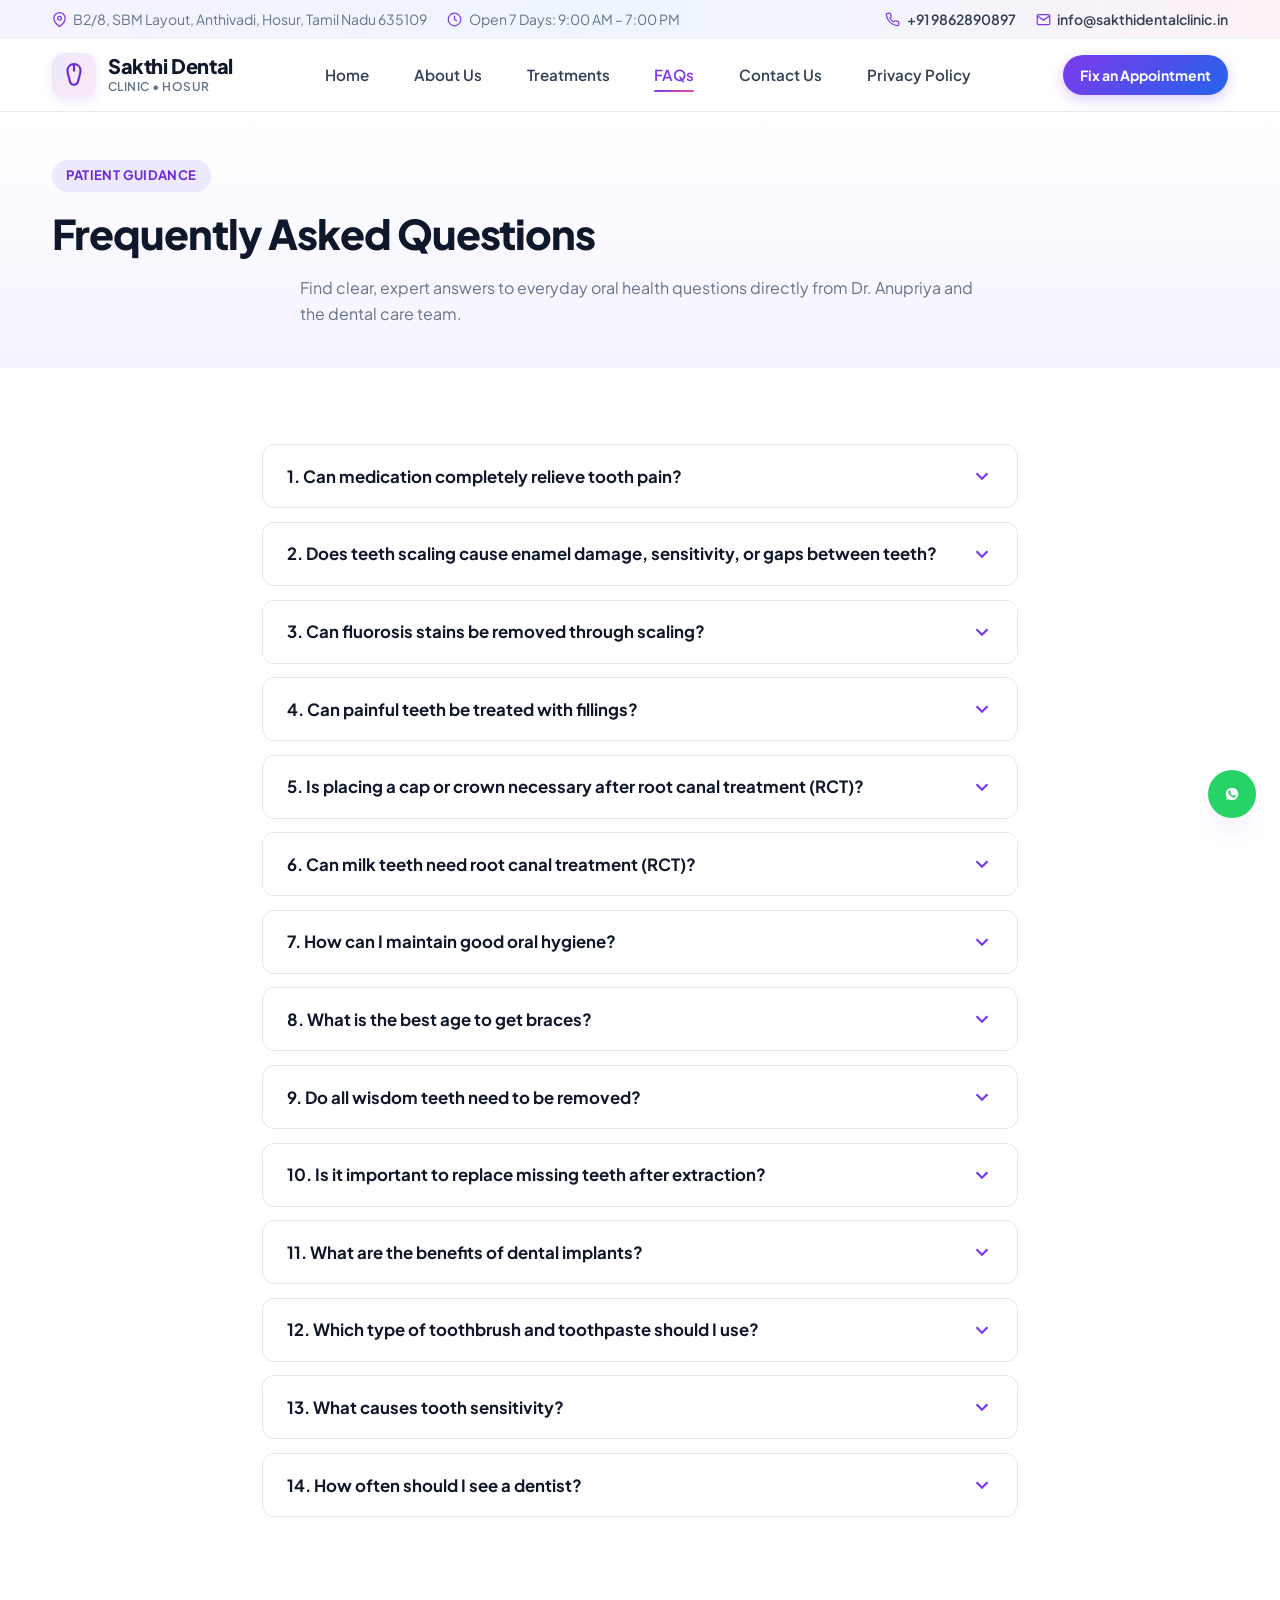
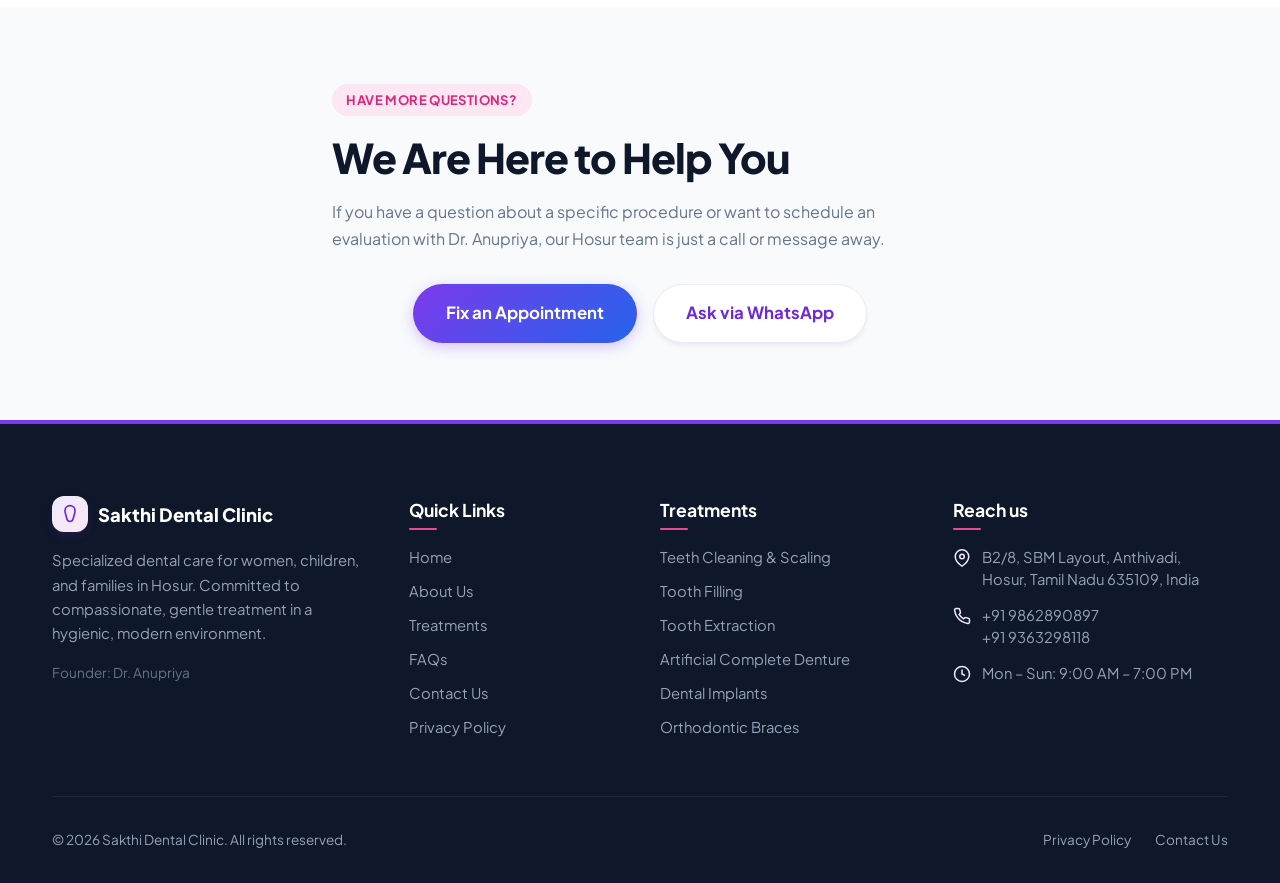
<file: faqs.html>
<!DOCTYPE html>
<html lang="en">
<head>
  <meta charset="UTF-8">
  <meta name="viewport" content="width=device-width, initial-scale=1.0">
  <title>Frequently Asked Questions | Sakthi Dental Clinic Hosur</title>
  <meta name="description" content="Find answers to all 14 common dental questions from our patients: tooth pain, scaling safety, RCT, braces, wisdom teeth, dental implants, oral hygiene, and sensitivity.">
  <link rel="stylesheet" href="style.css">
</head>
<body>
  <a href="#main-content" class="skip-link">Skip to main content</a>

  <!-- Top Utility Bar -->
  <div class="top-bar">
    <div class="container top-bar-inner">
      <div class="top-bar-left">
        <span class="top-bar-item">
          <svg viewBox="0 0 24 24" fill="none" stroke-width="2" aria-hidden="true"><path d="M21 10c0 7-9 13-9 13s-9-6-9-13a9 9 0 0 1 18 0z"></path><circle cx="12" cy="10" r="3"></circle></svg>
          B2/8, SBM Layout, Anthivadi, Hosur, Tamil Nadu 635109
        </span>
        <span class="top-bar-item">
          <svg viewBox="0 0 24 24" fill="none" stroke-width="2" aria-hidden="true"><circle cx="12" cy="12" r="10"></circle><polyline points="12 6 12 12 16 14"></polyline></svg>
          Open 7 Days: 9:00 AM – 7:00 PM
        </span>
      </div>
      <div class="top-bar-right">
        <a href="tel:+919862890897" class="top-bar-item top-bar-link">
          <svg viewBox="0 0 24 24" fill="none" stroke-width="2" aria-hidden="true"><path d="M22 16.92v3a2 2 0 0 1-2.18 2 19.79 19.79 0 0 1-8.63-3.07 19.5 19.5 0 0 1-6-6 19.79 19.79 0 0 1-3.07-8.67A2 2 0 0 1 4.11 2h3a2 2 0 0 1 2 1.72 12.84 12.84 0 0 0 .7 2.81 2 2 0 0 1-.45 2.11L8.09 9.91a16 16 0 0 0 6 6l1.27-1.27a2 2 0 0 1 2.11-.45 12.84 12.84 0 0 0 2.81.7A2 2 0 0 1 22 16.92z"></path></svg>
          +91 9862890897
        </a>
        <a href="mailto:info@sakthidentalclinic.in" class="top-bar-item top-bar-link">
          <svg viewBox="0 0 24 24" fill="none" stroke-width="2" aria-hidden="true"><path d="M4 4h16c1.1 0 2 .9 2 2v12c0 1.1-.9 2-2 2H4c-1.1 0-2-.9-2-2V6c0-1.1.9-2 2-2z"></path><polyline points="22,6 12,13 2,6"></polyline></svg>
          info@sakthidentalclinic.in
        </a>
      </div>
    </div>
  </div>

  <!-- Header -->
  <header class="site-header">
    <div class="container header-inner">
      <a href="index.html" class="brand-logo" aria-label="Sakthi Dental Clinic Homepage">
        <div class="logo-icon-wrap" aria-hidden="true">
          <svg viewBox="0 0 24 24" stroke-width="2" stroke-linecap="round" stroke-linejoin="round">
            <path d="M12 2C8.5 2 6 4.5 6 8c0 3 1.5 6 2 9 .5 3 2 4 4 4s3.5-1 4-4c.5-3 2-6 2-9 0-3.5-2.5-6-6-6z"/>
            <path d="M12 2v6"/>
          </svg>
        </div>
        <div class="brand-text">
          <span class="brand-name">Sakthi Dental</span>
          <span class="brand-tagline">Clinic • Hosur</span>
        </div>
      </a>

      <!-- Desktop & Mobile Navigation Links -->
      <nav aria-label="Main Navigation">
        <ul id="main-nav-menu" class="nav-menu">
          <li><a href="index.html" class="nav-link">Home</a></li>
          <li><a href="about.html" class="nav-link">About Us</a></li>
          <li><a href="treatments.html" class="nav-link">Treatments</a></li>
          <li><a href="faqs.html" class="nav-link">FAQs</a></li>
          <li><a href="contact.html" class="nav-link">Contact Us</a></li>
          <li><a href="privacy-policy.html" class="nav-link">Privacy Policy</a></li>
          <li class="mobile-menu-cta">
            <a href="contact.html#appointment" class="btn btn-primary">Fix an Appointment</a>
          </li>
        </ul>
      </nav>

      <div class="header-actions">
        <a href="contact.html#appointment" class="btn btn-primary btn-sm header-cta-desktop">Fix an Appointment</a>
        <button class="mobile-nav-toggle" aria-label="Toggle navigation menu" aria-expanded="false" aria-controls="main-nav-menu">
          <svg class="hamburger-icon" viewBox="0 0 24 24" fill="none" stroke-width="2.5" stroke-linecap="round" aria-hidden="true"><line x1="3" y1="12" x2="21" y2="12"></line><line x1="3" y1="6" x2="21" y2="6"></line><line x1="3" y1="18" x2="21" y2="18"></line></svg>
          <svg class="close-icon" viewBox="0 0 24 24" fill="none" stroke-width="2.5" stroke-linecap="round" aria-hidden="true"><line x1="18" y1="6" x2="6" y2="18"></line><line x1="6" y1="6" x2="18" y2="18"></line></svg>
        </button>
      </div>
    </div>
  </header>

  <main id="main-content">
    <!-- Page Header Banner -->
    <section class="section section-lavender-soft" style="padding: 3rem 0 2.5rem;">
      <div class="container text-center">
        <span class="badge-tag badge-lavender">Patient Guidance</span>
        <h1 class="section-title">Frequently Asked Questions</h1>
        <p class="section-subtitle" style="max-width: 680px; margin: 0 auto;">
          Find clear, expert answers to everyday oral health questions directly from Dr. Anupriya and the dental care team.
        </p>
      </div>
    </section>

    <!-- FAQ Accordion Section (All 14 Questions) -->
    <section class="section">
      <div class="container faq-container">

        <!-- 1. Tooth Pain Medication -->
        <div class="faq-item">
          <button class="faq-question-btn" aria-expanded="false" aria-controls="faq-ans-1" id="faq-q-1">
            <span>1. Can medication completely relieve tooth pain?</span>
            <svg class="faq-toggle-icon" viewBox="0 0 24 24" fill="none" stroke-width="2.5" aria-hidden="true"><polyline points="6 9 12 15 18 9"></polyline></svg>
          </button>
          <div class="faq-answer" id="faq-ans-1" role="region" aria-labelledby="faq-q-1">
            <p>
              Not entirely. While medications may offer short-term relief, long-lasting relief requires identifying and treating the root cause of the pain through professional dental care.
            </p>
          </div>
        </div>

        <!-- 2. Teeth Scaling Effects -->
        <div class="faq-item">
          <button class="faq-question-btn" aria-expanded="false" aria-controls="faq-ans-2" id="faq-q-2">
            <span>2. Does teeth scaling cause enamel damage, sensitivity, or gaps between teeth?</span>
            <svg class="faq-toggle-icon" viewBox="0 0 24 24" fill="none" stroke-width="2.5" aria-hidden="true"><polyline points="6 9 12 15 18 9"></polyline></svg>
          </button>
          <div class="faq-answer" id="faq-ans-2" role="region" aria-labelledby="faq-q-2">
            <p>
              No. Scaling safely removes plaque and tartar from teeth and below the gum line. It doesn’t damage enamel or create gaps. Some temporary sensitivity may occur, but it usually subsides as gums heal and reattach to the teeth.
            </p>
          </div>
        </div>

        <!-- 3. Fluorosis Stains -->
        <div class="faq-item">
          <button class="faq-question-btn" aria-expanded="false" aria-controls="faq-ans-3" id="faq-q-3">
            <span>3. Can fluorosis stains be removed through scaling?</span>
            <svg class="faq-toggle-icon" viewBox="0 0 24 24" fill="none" stroke-width="2.5" aria-hidden="true"><polyline points="6 9 12 15 18 9"></polyline></svg>
          </button>
          <div class="faq-answer" id="faq-ans-3" role="region" aria-labelledby="faq-q-3">
            <p>
              Scaling can remove surface (extrinsic) stains but not fluorosis, which is an internal (intrinsic) stain. Fluorosis may require treatments like bleaching, veneers, or crowns for cosmetic improvement.
            </p>
          </div>
        </div>

        <!-- 4. Fillings for Painful Teeth -->
        <div class="faq-item">
          <button class="faq-question-btn" aria-expanded="false" aria-controls="faq-ans-4" id="faq-q-4">
            <span>4. Can painful teeth be treated with fillings?</span>
            <svg class="faq-toggle-icon" viewBox="0 0 24 24" fill="none" stroke-width="2.5" aria-hidden="true"><polyline points="6 9 12 15 18 9"></polyline></svg>
          </button>
          <div class="faq-answer" id="faq-ans-4" role="region" aria-labelledby="faq-q-4">
            <p>
              Not always. If the cavity has reached the pulp, the innermost layer of the tooth, simple filling won’t help. In such cases, root canal treatment or tooth extraction might be necessary. Fillings are effective only when the damage is limited to the outer layers (enamel and dentin).
            </p>
          </div>
        </div>

        <!-- 5. Cap or Crown after RCT -->
        <div class="faq-item">
          <button class="faq-question-btn" aria-expanded="false" aria-controls="faq-ans-5" id="faq-q-5">
            <span>5. Is placing a cap or crown necessary after root canal treatment (RCT)?</span>
            <svg class="faq-toggle-icon" viewBox="0 0 24 24" fill="none" stroke-width="2.5" aria-hidden="true"><polyline points="6 9 12 15 18 9"></polyline></svg>
          </button>
          <div class="faq-answer" id="faq-ans-5" role="region" aria-labelledby="faq-q-5">
            <p>
              Yes. A crown is recommended after RCT to protect the treated tooth, which may be weaker due to decay. It prevents fractures and adds durability, especially during chewing.
            </p>
          </div>
        </div>

        <!-- 6. Milk Teeth RCT -->
        <div class="faq-item">
          <button class="faq-question-btn" aria-expanded="false" aria-controls="faq-ans-6" id="faq-q-6">
            <span>6. Can milk teeth need root canal treatment (RCT)?</span>
            <svg class="faq-toggle-icon" viewBox="0 0 24 24" fill="none" stroke-width="2.5" aria-hidden="true"><polyline points="6 9 12 15 18 9"></polyline></svg>
          </button>
          <div class="faq-answer" id="faq-ans-6" role="region" aria-labelledby="faq-q-6">
            <p>
              Yes. If a milk tooth has a deep cavity and is likely to remain in the mouth for some time, an RCT can preserve it and prevent infection or early loss.
            </p>
          </div>
        </div>

        <!-- 7. Good Oral Hygiene -->
        <div class="faq-item">
          <button class="faq-question-btn" aria-expanded="false" aria-controls="faq-ans-7" id="faq-q-7">
            <span>7. How can I maintain good oral hygiene?</span>
            <svg class="faq-toggle-icon" viewBox="0 0 24 24" fill="none" stroke-width="2.5" aria-hidden="true"><polyline points="6 9 12 15 18 9"></polyline></svg>
          </button>
          <div class="faq-answer" id="faq-ans-7" role="region" aria-labelledby="faq-q-7">
            <p>
              Brush your teeth twice daily with proper technique, rinse after meals, floss regularly, and schedule routine check-ups with your dentist to maintain healthy teeth and gums.
            </p>
          </div>
        </div>

        <!-- 8. Best Age for Braces -->
        <div class="faq-item">
          <button class="faq-question-btn" aria-expanded="false" aria-controls="faq-ans-8" id="faq-q-8">
            <span>8. What is the best age to get braces?</span>
            <svg class="faq-toggle-icon" viewBox="0 0 24 24" fill="none" stroke-width="2.5" aria-hidden="true"><polyline points="6 9 12 15 18 9"></polyline></svg>
          </button>
          <div class="faq-answer" id="faq-ans-8" role="region" aria-labelledby="faq-q-8">
            <p>
              Braces are most effective between ages 12 and 14, when the jaw and teeth are still developing. However, some cases may benefit from earlier intervention depending on the condition.
            </p>
          </div>
        </div>

        <!-- 9. Wisdom Teeth Removal -->
        <div class="faq-item">
          <button class="faq-question-btn" aria-expanded="false" aria-controls="faq-ans-9" id="faq-q-9">
            <span>9. Do all wisdom teeth need to be removed?</span>
            <svg class="faq-toggle-icon" viewBox="0 0 24 24" fill="none" stroke-width="2.5" aria-hidden="true"><polyline points="6 9 12 15 18 9"></polyline></svg>
          </button>
          <div class="faq-answer" id="faq-ans-9" role="region" aria-labelledby="faq-q-9">
            <p>
              No. Wisdom teeth only require removal if they are impacted, infected, or causing pain due to crowding or damage to adjacent teeth.
            </p>
          </div>
        </div>

        <!-- 10. Replacing Missing Teeth -->
        <div class="faq-item">
          <button class="faq-question-btn" aria-expanded="false" aria-controls="faq-ans-10" id="faq-q-10">
            <span>10. Is it important to replace missing teeth after extraction?</span>
            <svg class="faq-toggle-icon" viewBox="0 0 24 24" fill="none" stroke-width="2.5" aria-hidden="true"><polyline points="6 9 12 15 18 9"></polyline></svg>
          </button>
          <div class="faq-answer" id="faq-ans-10" role="region" aria-labelledby="faq-q-10">
            <p>
              Yes. Replacing extracted teeth helps maintain proper bite alignment and prevents adjacent teeth from shifting, which can affect chewing and overall oral function.
            </p>
          </div>
        </div>

        <!-- 11. Dental Implants Benefits -->
        <div class="faq-item">
          <button class="faq-question-btn" aria-expanded="false" aria-controls="faq-ans-11" id="faq-q-11">
            <span>11. What are the benefits of dental implants?</span>
            <svg class="faq-toggle-icon" viewBox="0 0 24 24" fill="none" stroke-width="2.5" aria-hidden="true"><polyline points="6 9 12 15 18 9"></polyline></svg>
          </button>
          <div class="faq-answer" id="faq-ans-11" role="region" aria-labelledby="faq-q-11">
            <p>
              Dental implants restore both the appearance and functionality of missing teeth. They provide a stable, natural-looking solution that can improve confidence and overall quality of life.
            </p>
          </div>
        </div>

        <!-- 12. Toothbrush and Toothpaste -->
        <div class="faq-item">
          <button class="faq-question-btn" aria-expanded="false" aria-controls="faq-ans-12" id="faq-q-12">
            <span>12. Which type of toothbrush and toothpaste should I use?</span>
            <svg class="faq-toggle-icon" viewBox="0 0 24 24" fill="none" stroke-width="2.5" aria-hidden="true"><polyline points="6 9 12 15 18 9"></polyline></svg>
          </button>
          <div class="faq-answer" id="faq-ans-12" role="region" aria-labelledby="faq-q-12">
            <p>
              Use a soft or medium-bristled toothbrush with a small head for better reach. Choose a non-abrasive fluoride toothpaste and replace your toothbrush every three months for optimal hygiene.
            </p>
          </div>
        </div>

        <!-- 13. Tooth Sensitivity -->
        <div class="faq-item">
          <button class="faq-question-btn" aria-expanded="false" aria-controls="faq-ans-13" id="faq-q-13">
            <span>13. What causes tooth sensitivity?</span>
            <svg class="faq-toggle-icon" viewBox="0 0 24 24" fill="none" stroke-width="2.5" aria-hidden="true"><polyline points="6 9 12 15 18 9"></polyline></svg>
          </button>
          <div class="faq-answer" id="faq-ans-13" role="region" aria-labelledby="faq-q-13">
            <p>
              Tooth sensitivity can result from enamel wear (due to attrition or abrasion), tooth decay, exposed tooth roots, or hairline cracks in the teeth.
            </p>
          </div>
        </div>

        <!-- 14. Frequency of Dentist Visits -->
        <div class="faq-item">
          <button class="faq-question-btn" aria-expanded="false" aria-controls="faq-ans-14" id="faq-q-14">
            <span>14. How often should I see a dentist?</span>
            <svg class="faq-toggle-icon" viewBox="0 0 24 24" fill="none" stroke-width="2.5" aria-hidden="true"><polyline points="6 9 12 15 18 9"></polyline></svg>
          </button>
          <div class="faq-answer" id="faq-ans-14" role="region" aria-labelledby="faq-q-14">
            <p>
              Visiting your dentist every six months is recommended for routine check-ups, professional cleaning, and preventive care to maintain good oral health.
            </p>
          </div>
        </div>

      </div>
    </section>

    <!-- Still Have Questions CTA -->
    <section class="section section-alt">
      <div class="container text-center" style="max-width: 680px; margin: 0 auto;">
        <span class="badge-tag badge-pink">Have More Questions?</span>
        <h2 class="section-title">We Are Here to Help You</h2>
        <p class="section-subtitle" style="margin-bottom: 2rem;">
          If you have a question about a specific procedure or want to schedule an evaluation with Dr. Anupriya, our Hosur team is just a call or message away.
        </p>
        <div style="display: flex; gap: 1rem; justify-content: center; flex-wrap: wrap;">
          <a href="contact.html#appointment" class="btn btn-primary btn-lg">
            Fix an Appointment
          </a>
          <a href="https://wa.me/919862890897?text=Hello%20Sakthi%20Dental%20Clinic,%20I%20have%20a%20question%20about%20dental%20treatments." target="_blank" rel="noopener noreferrer" class="btn btn-secondary btn-lg">
            Ask via WhatsApp
          </a>
        </div>
      </div>
    </section>
  </main>

  <!-- Footer -->
  <footer class="site-footer">
    <div class="container">
      <div class="footer-grid">
        <div class="footer-col">
          <div style="display: flex; align-items: center; gap: 0.6rem; margin-bottom: 1rem;">
            <div class="logo-icon-wrap" style="width:36px;height:36px;" aria-hidden="true">
              <svg viewBox="0 0 24 24" stroke-width="2" style="width:20px;height:20px;">
                <path d="M12 2C8.5 2 6 4.5 6 8c0 3 1.5 6 2 9 .5 3 2 4 4 4s3.5-1 4-4c.5-3 2-6 2-9 0-3.5-2.5-6-6-6z"/>
              </svg>
            </div>
            <span style="color:#FFFFFF; font-weight:800; font-size:1.15rem;">Sakthi Dental Clinic</span>
          </div>
          <p>
            Specialized dental care for women, children, and families in Hosur. Committed to compassionate, gentle treatment in a hygienic, modern environment.
          </p>
          <p style="font-size: 0.85rem; color: #64748B;">Founder: Dr. Anupriya</p>
        </div>

        <div class="footer-col">
          <h4>Quick Links</h4>
          <ul class="footer-links-list">
            <li><a href="index.html" class="footer-link">Home</a></li>
            <li><a href="about.html" class="footer-link">About Us</a></li>
            <li><a href="treatments.html" class="footer-link">Treatments</a></li>
            <li><a href="faqs.html" class="footer-link">FAQs</a></li>
            <li><a href="contact.html" class="footer-link">Contact Us</a></li>
            <li><a href="privacy-policy.html" class="footer-link">Privacy Policy</a></li>
          </ul>
        </div>

        <div class="footer-col">
          <h4>Treatments</h4>
          <ul class="footer-links-list">
            <li><a href="treatments.html#cleaning" class="footer-link">Teeth Cleaning &amp; Scaling</a></li>
            <li><a href="treatments.html#filling" class="footer-link">Tooth Filling</a></li>
            <li><a href="treatments.html#extraction" class="footer-link">Tooth Extraction</a></li>
            <li><a href="treatments.html#dentures" class="footer-link">Artificial Complete Denture</a></li>
            <li><a href="treatments.html#implants" class="footer-link">Dental Implants</a></li>
            <li><a href="treatments.html#braces" class="footer-link">Orthodontic Braces</a></li>
          </ul>
        </div>

        <div class="footer-col">
          <h4>Reach us</h4>
          <div class="footer-contact-item">
            <svg viewBox="0 0 24 24" fill="none" stroke-width="2" aria-hidden="true"><path d="M21 10c0 7-9 13-9 13s-9-6-9-13a9 9 0 0 1 18 0z"></path><circle cx="12" cy="10" r="3"></circle></svg>
            <span>B2/8, SBM Layout, Anthivadi, Hosur, Tamil Nadu 635109, India</span>
          </div>
          <div class="footer-contact-item">
            <svg viewBox="0 0 24 24" fill="none" stroke-width="2" aria-hidden="true"><path d="M22 16.92v3a2 2 0 0 1-2.18 2 19.79 19.79 0 0 1-8.63-3.07 19.5 19.5 0 0 1-6-6 19.79 19.79 0 0 1-3.07-8.67A2 2 0 0 1 4.11 2h3a2 2 0 0 1 2 1.72 12.84 12.84 0 0 0 .7 2.81 2 2 0 0 1-.45 2.11L8.09 9.91a16 16 0 0 0 6 6l1.27-1.27a2 2 0 0 1 2.11-.45 12.84 12.84 0 0 0 2.81.7A2 2 0 0 1 22 16.92z"></path></svg>
            <div>
              <a href="tel:+919862890897" class="footer-link">+91 9862890897</a><br>
              <a href="tel:+919363298118" class="footer-link">+91 9363298118</a>
            </div>
          </div>
          <div class="footer-contact-item">
            <svg viewBox="0 0 24 24" fill="none" stroke-width="2" aria-hidden="true"><circle cx="12" cy="12" r="10"></circle><polyline points="12 6 12 12 16 14"></polyline></svg>
            <span>Mon – Sun: 9:00 AM – 7:00 PM</span>
          </div>
        </div>
      </div>

      <div class="footer-bottom">
        <p>&copy; 2026 Sakthi Dental Clinic. All rights reserved.</p>
        <div class="footer-legal-links">
          <a href="privacy-policy.html">Privacy Policy</a>
          <a href="contact.html">Contact Us</a>
        </div>
      </div>
    </div>
  </footer>

  <aside class="quick-floating-actions" aria-label="Quick Actions">
    <a href="https://wa.me/919862890897?text=Hello%20Sakthi%20Dental%20Clinic,%20I%20would%20like%20to%20enquire%20about%20an%20appointment." target="_blank" rel="noopener noreferrer" class="float-btn float-btn-whatsapp" aria-label="Chat directly on WhatsApp">
      <svg viewBox="0 0 24 24"><path d="M12.031 6.172c-3.181 0-5.767 2.586-5.768 5.766-.001 1.298.38 2.27 1.019 3.287l-.582 2.128 2.182-.573c.978.58 1.911.928 3.145.929 3.178 0 5.767-2.587 5.768-5.766 0-3.18-2.587-5.771-5.764-5.771zm3.392 8.244c-.144.405-.837.774-1.17.824-.299.045-.677.063-1.092-.069-.252-.08-.575-.187-.988-.365-1.739-.751-2.874-2.502-2.961-2.617-.087-.116-.708-.94-.708-1.793s.448-1.273.607-1.446c.159-.173.346-.217.462-.217l.332.007c.106.005.249-.04.39.299.144.347.491 1.199.534 1.286.043.087.072.188.014.304-.058.116-.087.188-.173.289l-.26.304c-.087.086-.177.18-.076.353.101.173.449.741.963 1.2 0.662.591 1.22.774 1.393.861.173.086.275.072.376-.044.101-.116.433-.506.549-.679.116-.173.231-.145.39-.087.159.058 1.011.477 1.184.564.173.087.289.13.332.202.043.072.043.419-.101.824z"/></svg>
    </a>
    <button class="float-btn float-btn-top" aria-label="Scroll back to top">
      <svg viewBox="0 0 24 24" fill="none" stroke-width="2.5"><polyline points="18 15 12 9 6 15"></polyline></svg>
    </button>
  </aside>

  <script src="script.js"></script>
</body>
</html>
</file>
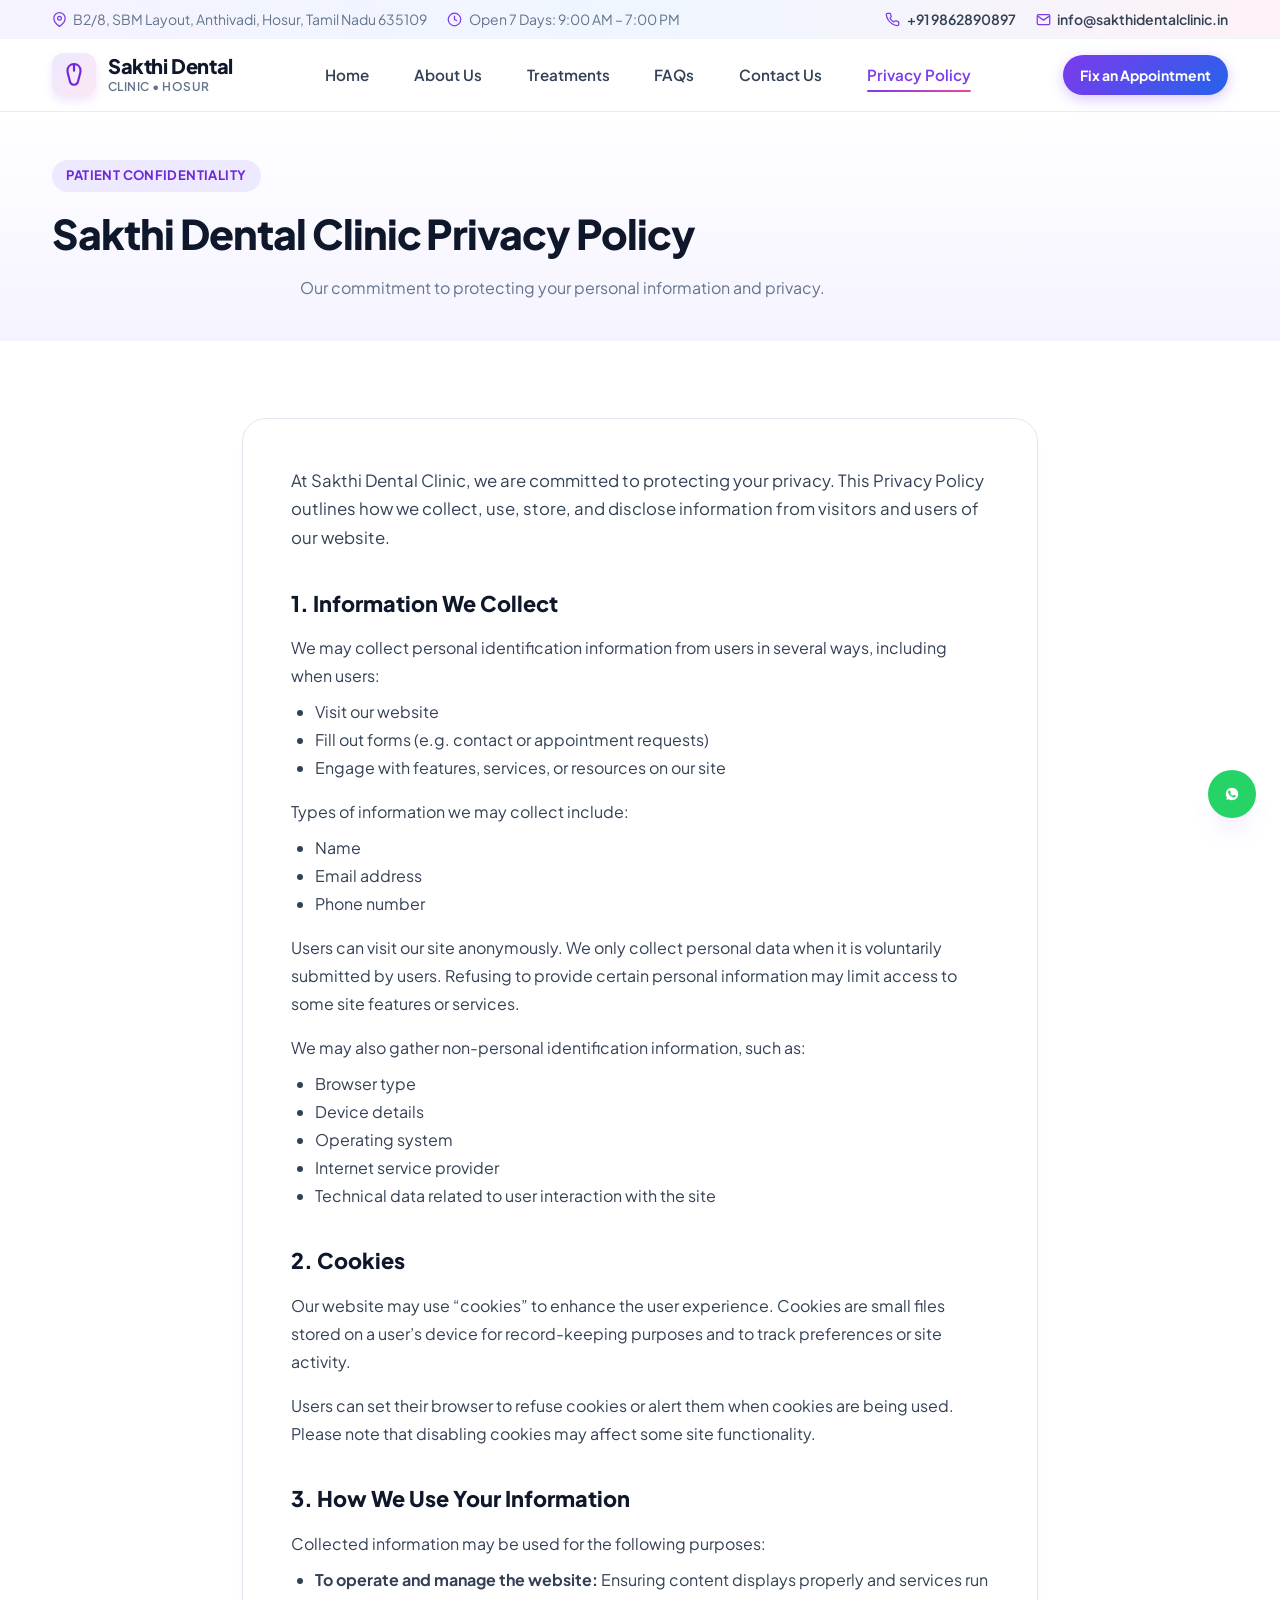
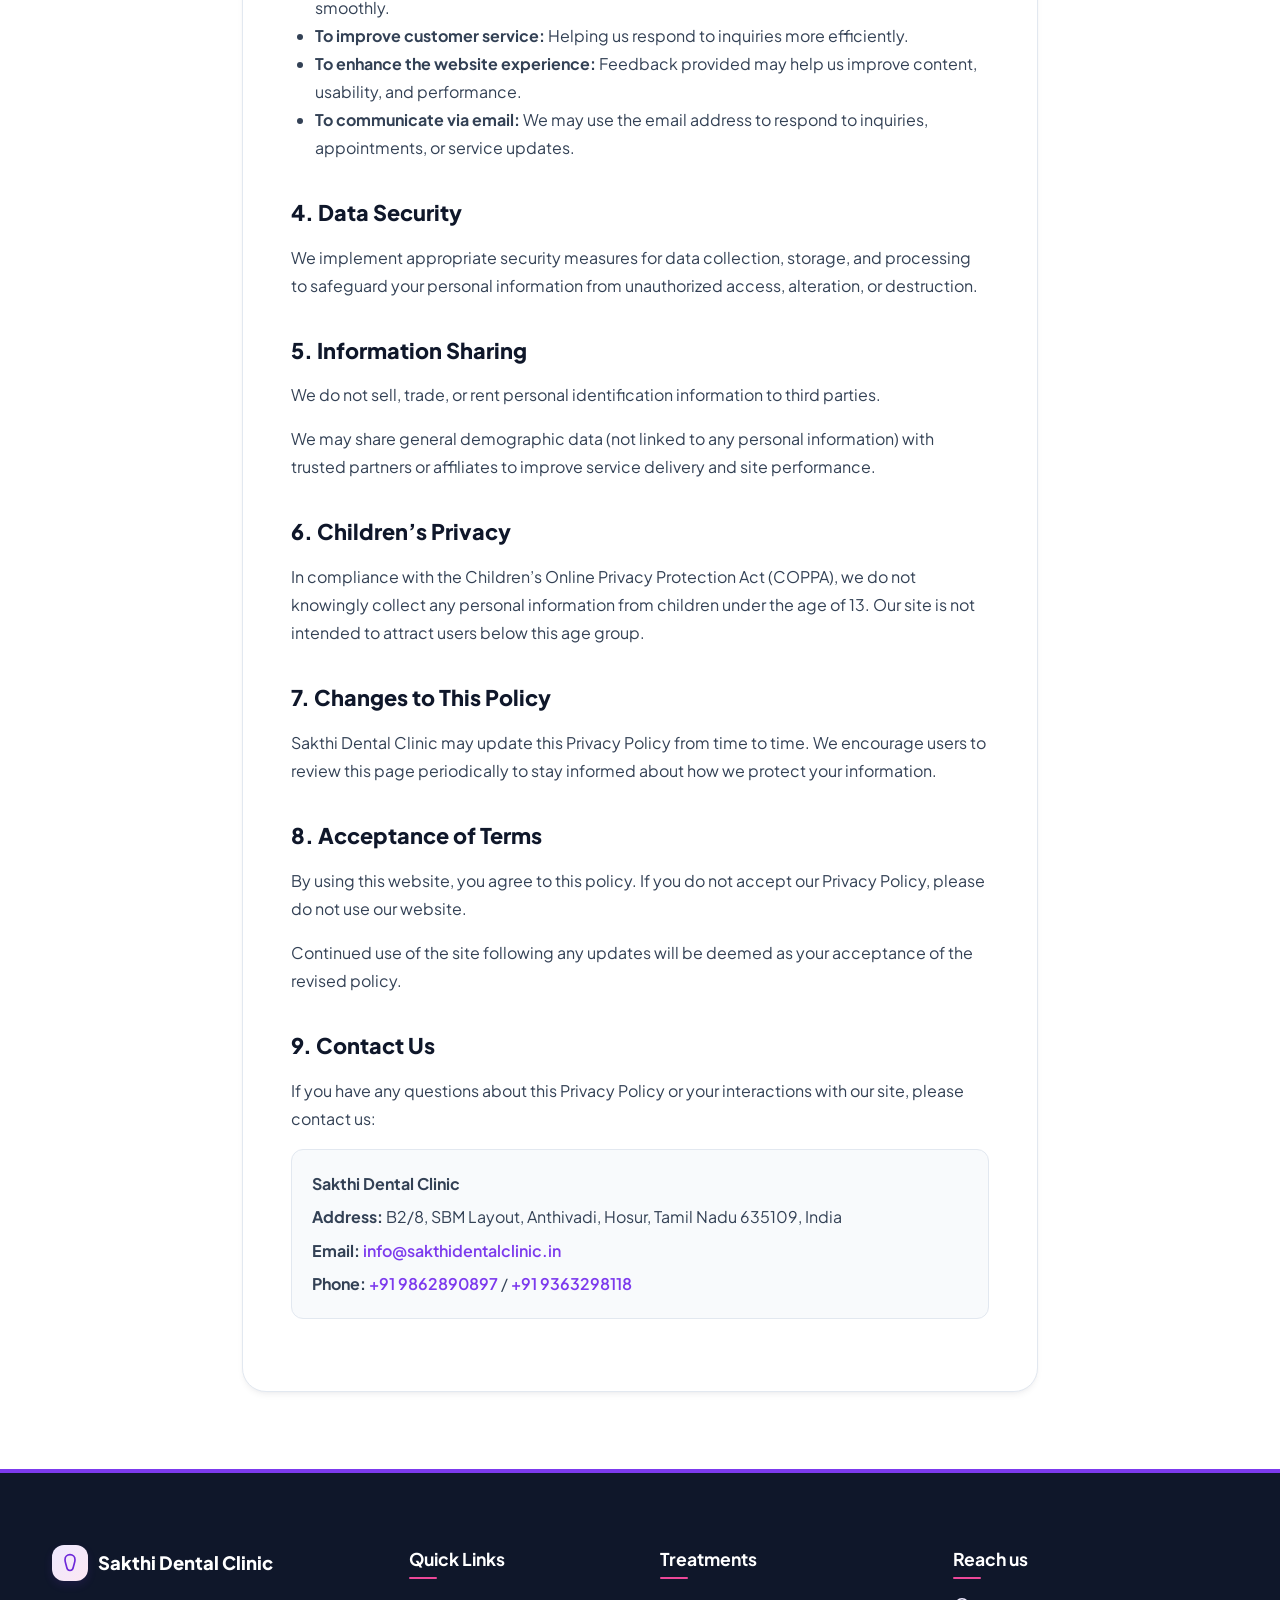
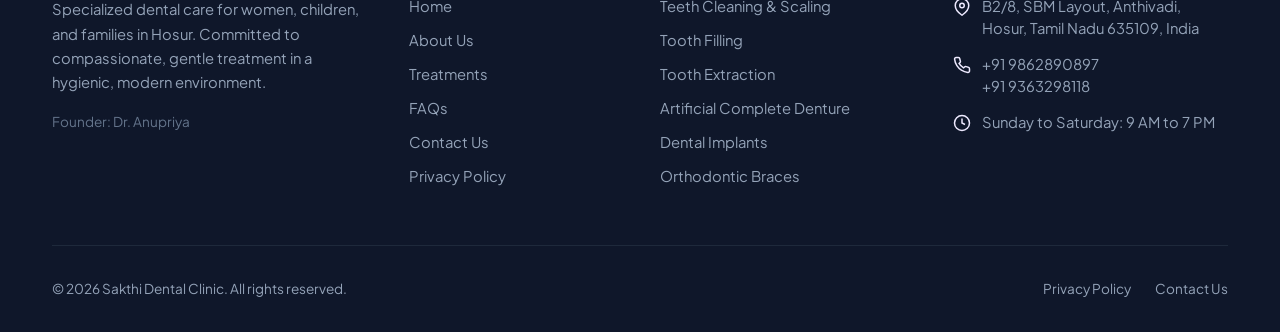
<file: privacy-policy.html>
<!DOCTYPE html>
<html lang="en">
<head>
  <meta charset="UTF-8">
  <meta name="viewport" content="width=device-width, initial-scale=1.0">
  <title>Privacy Policy | Sakthi Dental Clinic Hosur</title>
  <meta name="description" content="Privacy Policy for Sakthi Dental Clinic in Hosur. Learn how we collect, use, store, and disclose information from visitors of our website.">
  <link rel="stylesheet" href="style.css">
</head>
<body>
  <a href="#main-content" class="skip-link">Skip to main content</a>

  <!-- Top Bar -->
  <div class="top-bar">
    <div class="container top-bar-inner">
      <div class="top-bar-left">
        <span class="top-bar-item">
          <svg viewBox="0 0 24 24" fill="none" stroke-width="2" aria-hidden="true"><path d="M21 10c0 7-9 13-9 13s-9-6-9-13a9 9 0 0 1 18 0z"></path><circle cx="12" cy="10" r="3"></circle></svg>
          B2/8, SBM Layout, Anthivadi, Hosur, Tamil Nadu 635109
        </span>
        <span class="top-bar-item">
          <svg viewBox="0 0 24 24" fill="none" stroke-width="2" aria-hidden="true"><circle cx="12" cy="12" r="10"></circle><polyline points="12 6 12 12 16 14"></polyline></svg>
          Open 7 Days: 9:00 AM – 7:00 PM
        </span>
      </div>
      <div class="top-bar-right">
        <a href="tel:+919862890897" class="top-bar-item top-bar-link">
          <svg viewBox="0 0 24 24" fill="none" stroke-width="2" aria-hidden="true"><path d="M22 16.92v3a2 2 0 0 1-2.18 2 19.79 19.79 0 0 1-8.63-3.07 19.5 19.5 0 0 1-6-6 19.79 19.79 0 0 1-3.07-8.67A2 2 0 0 1 4.11 2h3a2 2 0 0 1 2 1.72 12.84 12.84 0 0 0 .7 2.81 2 2 0 0 1-.45 2.11L8.09 9.91a16 16 0 0 0 6 6l1.27-1.27a2 2 0 0 1 2.11-.45 12.84 12.84 0 0 0 2.81.7A2 2 0 0 1 22 16.92z"></path></svg>
          +91 9862890897
        </a>
        <a href="mailto:info@sakthidentalclinic.in" class="top-bar-item top-bar-link">
          <svg viewBox="0 0 24 24" fill="none" stroke-width="2" aria-hidden="true"><path d="M4 4h16c1.1 0 2 .9 2 2v12c0 1.1-.9 2-2 2H4c-1.1 0-2-.9-2-2V6c0-1.1.9-2 2-2z"></path><polyline points="22,6 12,13 2,6"></polyline></svg>
          info@sakthidentalclinic.in
        </a>
      </div>
    </div>
  </div>

  <!-- Header -->
  <header class="site-header">
    <div class="container header-inner">
      <a href="index.html" class="brand-logo" aria-label="Sakthi Dental Clinic Homepage">
        <div class="logo-icon-wrap" aria-hidden="true">
          <svg viewBox="0 0 24 24" stroke-width="2" stroke-linecap="round" stroke-linejoin="round">
            <path d="M12 2C8.5 2 6 4.5 6 8c0 3 1.5 6 2 9 .5 3 2 4 4 4s3.5-1 4-4c.5-3 2-6 2-9 0-3.5-2.5-6-6-6z"/>
            <path d="M12 2v6"/>
          </svg>
        </div>
        <div class="brand-text">
          <span class="brand-name">Sakthi Dental</span>
          <span class="brand-tagline">Clinic • Hosur</span>
        </div>
      </a>

      <!-- Desktop & Mobile Navigation Links -->
      <nav aria-label="Main Navigation">
        <ul id="main-nav-menu" class="nav-menu">
          <li><a href="index.html" class="nav-link">Home</a></li>
          <li><a href="about.html" class="nav-link">About Us</a></li>
          <li><a href="treatments.html" class="nav-link">Treatments</a></li>
          <li><a href="faqs.html" class="nav-link">FAQs</a></li>
          <li><a href="contact.html" class="nav-link">Contact Us</a></li>
          <li><a href="privacy-policy.html" class="nav-link">Privacy Policy</a></li>
          <li class="mobile-menu-cta">
            <a href="contact.html#appointment" class="btn btn-primary">Fix an Appointment</a>
          </li>
        </ul>
      </nav>

      <div class="header-actions">
        <a href="contact.html#appointment" class="btn btn-primary btn-sm header-cta-desktop">Fix an Appointment</a>
        <button class="mobile-nav-toggle" aria-label="Toggle navigation menu" aria-expanded="false" aria-controls="main-nav-menu">
          <svg class="hamburger-icon" viewBox="0 0 24 24" fill="none" stroke-width="2.5" stroke-linecap="round" aria-hidden="true"><line x1="3" y1="12" x2="21" y2="12"></line><line x1="3" y1="6" x2="21" y2="6"></line><line x1="3" y1="18" x2="21" y2="18"></line></svg>
          <svg class="close-icon" viewBox="0 0 24 24" fill="none" stroke-width="2.5" stroke-linecap="round" aria-hidden="true"><line x1="18" y1="6" x2="6" y2="18"></line><line x1="6" y1="6" x2="18" y2="18"></line></svg>
        </button>
      </div>
    </div>
  </header>

  <main id="main-content">
    <!-- Breadcrumb / Header -->
    <section class="section section-lavender-soft" style="padding: 3rem 0 2.5rem;">
      <div class="container text-center">
        <span class="badge-tag badge-lavender">Patient Confidentiality</span>
        <h1 class="section-title">Sakthi Dental Clinic Privacy Policy</h1>
        <p class="section-subtitle" style="max-width: 680px; margin: 0 auto;">
          Our commitment to protecting your personal information and privacy.
        </p>
      </div>
    </section>

    <!-- Content Section (All 9 Client Sections) -->
    <section class="section">
      <div class="container" style="max-width: 860px;">
        <div style="background: var(--color-white); border: 1px solid var(--color-border); border-radius: var(--radius-xl); padding: clamp(1.75rem, 4vw, 3rem); box-shadow: var(--shadow-sm); line-height: 1.75; color: var(--color-text-body);">
          
          <p style="font-size: 1.05rem; line-height: 1.7; margin-bottom: 2rem;">
            At Sakthi Dental Clinic, we are committed to protecting your privacy. This Privacy Policy outlines how we collect, use, store, and disclose information from visitors and users of our website.
          </p>

          <!-- 1. Information We Collect -->
          <h2 style="font-size: 1.35rem; font-weight: 800; color: var(--color-text-title); margin-bottom: 0.75rem;">1. Information We Collect</h2>
          <p style="margin-bottom: 0.5rem;">
            We may collect personal identification information from users in several ways, including when users:
          </p>
          <ul style="margin-left: 1.5rem; margin-bottom: 1rem;">
            <li>Visit our website</li>
            <li>Fill out forms (e.g. contact or appointment requests)</li>
            <li>Engage with features, services, or resources on our site</li>
          </ul>
          <p style="margin-bottom: 0.5rem;">
            Types of information we may collect include:
          </p>
          <ul style="margin-left: 1.5rem; margin-bottom: 1rem;">
            <li>Name</li>
            <li>Email address</li>
            <li>Phone number</li>
          </ul>
          <p style="margin-bottom: 1rem;">
            Users can visit our site anonymously. We only collect personal data when it is voluntarily submitted by users. Refusing to provide certain personal information may limit access to some site features or services.
          </p>
          <p style="margin-bottom: 0.5rem;">
            We may also gather non-personal identification information, such as:
          </p>
          <ul style="margin-left: 1.5rem; margin-bottom: 2rem;">
            <li>Browser type</li>
            <li>Device details</li>
            <li>Operating system</li>
            <li>Internet service provider</li>
            <li>Technical data related to user interaction with the site</li>
          </ul>

          <!-- 2. Cookies -->
          <h2 style="font-size: 1.35rem; font-weight: 800; color: var(--color-text-title); margin-bottom: 0.75rem;">2. Cookies</h2>
          <p style="margin-bottom: 1rem;">
            Our website may use “cookies” to enhance the user experience. Cookies are small files stored on a user’s device for record-keeping purposes and to track preferences or site activity.
          </p>
          <p style="margin-bottom: 2rem;">
            Users can set their browser to refuse cookies or alert them when cookies are being used. Please note that disabling cookies may affect some site functionality.
          </p>

          <!-- 3. How We Use Your Information -->
          <h2 style="font-size: 1.35rem; font-weight: 800; color: var(--color-text-title); margin-bottom: 0.75rem;">3. How We Use Your Information</h2>
          <p style="margin-bottom: 0.5rem;">
            Collected information may be used for the following purposes:
          </p>
          <ul style="margin-left: 1.5rem; margin-bottom: 2rem;">
            <li><strong>To operate and manage the website:</strong> Ensuring content displays properly and services run smoothly.</li>
            <li><strong>To improve customer service:</strong> Helping us respond to inquiries more efficiently.</li>
            <li><strong>To enhance the website experience:</strong> Feedback provided may help us improve content, usability, and performance.</li>
            <li><strong>To communicate via email:</strong> We may use the email address to respond to inquiries, appointments, or service updates.</li>
          </ul>

          <!-- 4. Data Security -->
          <h2 style="font-size: 1.35rem; font-weight: 800; color: var(--color-text-title); margin-bottom: 0.75rem;">4. Data Security</h2>
          <p style="margin-bottom: 2rem;">
            We implement appropriate security measures for data collection, storage, and processing to safeguard your personal information from unauthorized access, alteration, or destruction.
          </p>

          <!-- 5. Information Sharing -->
          <h2 style="font-size: 1.35rem; font-weight: 800; color: var(--color-text-title); margin-bottom: 0.75rem;">5. Information Sharing</h2>
          <p style="margin-bottom: 1rem;">
            We do not sell, trade, or rent personal identification information to third parties.
          </p>
          <p style="margin-bottom: 2rem;">
            We may share general demographic data (not linked to any personal information) with trusted partners or affiliates to improve service delivery and site performance.
          </p>

          <!-- 6. Children’s Privacy -->
          <h2 style="font-size: 1.35rem; font-weight: 800; color: var(--color-text-title); margin-bottom: 0.75rem;">6. Children’s Privacy</h2>
          <p style="margin-bottom: 2rem;">
            In compliance with the Children’s Online Privacy Protection Act (COPPA), we do not knowingly collect any personal information from children under the age of 13. Our site is not intended to attract users below this age group.
          </p>

          <!-- 7. Changes to This Policy -->
          <h2 style="font-size: 1.35rem; font-weight: 800; color: var(--color-text-title); margin-bottom: 0.75rem;">7. Changes to This Policy</h2>
          <p style="margin-bottom: 2rem;">
            Sakthi Dental Clinic may update this Privacy Policy from time to time. We encourage users to review this page periodically to stay informed about how we protect your information.
          </p>

          <!-- 8. Acceptance of Terms -->
          <h2 style="font-size: 1.35rem; font-weight: 800; color: var(--color-text-title); margin-bottom: 0.75rem;">8. Acceptance of Terms</h2>
          <p style="margin-bottom: 1rem;">
            By using this website, you agree to this policy. If you do not accept our Privacy Policy, please do not use our website.
          </p>
          <p style="margin-bottom: 2rem;">
            Continued use of the site following any updates will be deemed as your acceptance of the revised policy.
          </p>

          <!-- 9. Contact Us -->
          <h2 style="font-size: 1.35rem; font-weight: 800; color: var(--color-text-title); margin-bottom: 0.75rem;">9. Contact Us</h2>
          <p style="margin-bottom: 1rem;">
            If you have any questions about this Privacy Policy or your interactions with our site, please contact us:
          </p>
          <div style="background: var(--color-bg-alt); padding: 1.25rem; border-radius: var(--radius-md); border: 1px solid var(--color-border); margin-bottom: 1.5rem;">
            <p style="margin-bottom: 0.35rem;"><strong>Sakthi Dental Clinic</strong></p>
            <p style="margin-bottom: 0.35rem;"><strong>Address:</strong> B2/8, SBM Layout, Anthivadi, Hosur, Tamil Nadu 635109, India</p>
            <p style="margin-bottom: 0.35rem;"><strong>Email:</strong> <a href="mailto:info@sakthidentalclinic.in" style="color:var(--primary-lavender); font-weight:600;">info@sakthidentalclinic.in</a></p>
            <p><strong>Phone:</strong> <a href="tel:+919862890897" style="color:var(--primary-lavender); font-weight:600;">+91 9862890897</a> / <a href="tel:+919363298118" style="color:var(--primary-lavender); font-weight:600;">+91 9363298118</a></p>
          </div>
        </div>
      </div>
    </section>
  </main>

  <!-- Footer -->
  <footer class="site-footer">
    <div class="container">
      <div class="footer-grid">
        <div class="footer-col">
          <div style="display: flex; align-items: center; gap: 0.6rem; margin-bottom: 1rem;">
            <div class="logo-icon-wrap" style="width:36px;height:36px;" aria-hidden="true">
              <svg viewBox="0 0 24 24" stroke-width="2" style="width:20px;height:20px;">
                <path d="M12 2C8.5 2 6 4.5 6 8c0 3 1.5 6 2 9 .5 3 2 4 4 4s3.5-1 4-4c.5-3 2-6 2-9 0-3.5-2.5-6-6-6z"/>
              </svg>
            </div>
            <span style="color:#FFFFFF; font-weight:800; font-size:1.15rem;">Sakthi Dental Clinic</span>
          </div>
          <p>
            Specialized dental care for women, children, and families in Hosur. Committed to compassionate, gentle treatment in a hygienic, modern environment.
          </p>
          <p style="font-size: 0.85rem; color: #64748B;">Founder: Dr. Anupriya</p>
        </div>

        <div class="footer-col">
          <h4>Quick Links</h4>
          <ul class="footer-links-list">
            <li><a href="index.html" class="footer-link">Home</a></li>
            <li><a href="about.html" class="footer-link">About Us</a></li>
            <li><a href="treatments.html" class="footer-link">Treatments</a></li>
            <li><a href="faqs.html" class="footer-link">FAQs</a></li>
            <li><a href="contact.html" class="footer-link">Contact Us</a></li>
            <li><a href="privacy-policy.html" class="footer-link">Privacy Policy</a></li>
          </ul>
        </div>

        <div class="footer-col">
          <h4>Treatments</h4>
          <ul class="footer-links-list">
            <li><a href="treatments.html#cleaning" class="footer-link">Teeth Cleaning &amp; Scaling</a></li>
            <li><a href="treatments.html#filling" class="footer-link">Tooth Filling</a></li>
            <li><a href="treatments.html#extraction" class="footer-link">Tooth Extraction</a></li>
            <li><a href="treatments.html#dentures" class="footer-link">Artificial Complete Denture</a></li>
            <li><a href="treatments.html#implants" class="footer-link">Dental Implants</a></li>
            <li><a href="treatments.html#braces" class="footer-link">Orthodontic Braces</a></li>
          </ul>
        </div>

        <div class="footer-col">
          <h4>Reach us</h4>
          <div class="footer-contact-item">
            <svg viewBox="0 0 24 24" fill="none" stroke-width="2" aria-hidden="true"><path d="M21 10c0 7-9 13-9 13s-9-6-9-13a9 9 0 0 1 18 0z"></path><circle cx="12" cy="10" r="3"></circle></svg>
            <span>B2/8, SBM Layout, Anthivadi, Hosur, Tamil Nadu 635109, India</span>
          </div>
          <div class="footer-contact-item">
            <svg viewBox="0 0 24 24" fill="none" stroke-width="2" aria-hidden="true"><path d="M22 16.92v3a2 2 0 0 1-2.18 2 19.79 19.79 0 0 1-8.63-3.07 19.5 19.5 0 0 1-6-6 19.79 19.79 0 0 1-3.07-8.67A2 2 0 0 1 4.11 2h3a2 2 0 0 1 2 1.72 12.84 12.84 0 0 0 .7 2.81 2 2 0 0 1-.45 2.11L8.09 9.91a16 16 0 0 0 6 6l1.27-1.27a2 2 0 0 1 2.11-.45 12.84 12.84 0 0 0 2.81.7A2 2 0 0 1 22 16.92z"></path></svg>
            <div>
              <a href="tel:+919862890897" class="footer-link">+91 9862890897</a><br>
              <a href="tel:+919363298118" class="footer-link">+91 9363298118</a>
            </div>
          </div>
          <div class="footer-contact-item">
            <svg viewBox="0 0 24 24" fill="none" stroke-width="2" aria-hidden="true"><circle cx="12" cy="12" r="10"></circle><polyline points="12 6 12 12 16 14"></polyline></svg>
            <span>Sunday to Saturday: 9 AM to 7 PM</span>
          </div>
        </div>
      </div>

      <div class="footer-bottom">
        <p>&copy; 2026 Sakthi Dental Clinic. All rights reserved.</p>
        <div class="footer-legal-links">
          <a href="privacy-policy.html">Privacy Policy</a>
          <a href="contact.html">Contact Us</a>
        </div>
      </div>
    </div>
  </footer>

  <aside class="quick-floating-actions" aria-label="Quick Actions">
    <a href="https://wa.me/919862890897?text=Hello%20Sakthi%20Dental%20Clinic,%20I%20would%20like%20to%20enquire%20about%20an%20appointment." target="_blank" rel="noopener noreferrer" class="float-btn float-btn-whatsapp" aria-label="Chat directly on WhatsApp">
      <svg viewBox="0 0 24 24"><path d="M12.031 6.172c-3.181 0-5.767 2.586-5.768 5.766-.001 1.298.38 2.27 1.019 3.287l-.582 2.128 2.182-.573c.978.58 1.911.928 3.145.929 3.178 0 5.767-2.587 5.768-5.766 0-3.18-2.587-5.771-5.764-5.771zm3.392 8.244c-.144.405-.837.774-1.17.824-.299.045-.677.063-1.092-.069-.252-.08-.575-.187-.988-.365-1.739-.751-2.874-2.502-2.961-2.617-.087-.116-.708-.94-.708-1.793s.448-1.273.607-1.446c.159-.173.346-.217.462-.217l.332.007c.106.005.249-.04.39.299.144.347.491 1.199.534 1.286.043.087.072.188.014.304-.058.116-.087.188-.173.289l-.26.304c-.087.086-.177.18-.076.353.101.173.449.741.963 1.2 0.662.591 1.22.774 1.393.861.173.086.275.072.376-.044.101-.116.433-.506.549-.679.116-.173.231-.145.39-.087.159.058 1.011.477 1.184.564.173.087.289.13.332.202.043.072.043.419-.101.824z"/></svg>
    </a>
    <button class="float-btn float-btn-top" aria-label="Scroll back to top">
      <svg viewBox="0 0 24 24" fill="none" stroke-width="2.5"><polyline points="18 15 12 9 6 15"></polyline></svg>
    </button>
  </aside>

  <script src="script.js"></script>
</body>
</html>
</file>
<file: style.css>
/* ==========================================================================
   Sakthi Dental Clinic - Shared Stylesheet (style.css)
   A modern, premium, fully responsive healthcare design system
   Palette: White base with Soft Lavender, Pastel Pink, and Healthcare Blue
   ========================================================================== */

/* --- Google Fonts Import --- */
@import url('https://fonts.googleapis.com/css2?family=Plus+Jakarta+Sans:ital,wght@0,300;0,400;0,500;0,600;0,700;0,800;1,400;1,600&display=swap');

/* --- CSS Variables & Design Tokens --- */
:root {
  /* Brand Primary & Accents */
  --primary-lavender: #7C3AED;
  --primary-lavender-dark: #6D28D9;
  --primary-lavender-light: #EDE9FE;
  --primary-lavender-soft: #F5F3FF;

  --pastel-pink: #EC4899;
  --pastel-pink-dark: #DB2777;
  --pastel-pink-light: #FCE7F3;
  --pastel-pink-soft: #FDF2F8;

  --clinical-blue: #2563EB;
  --clinical-blue-dark: #1D4ED8;
  --clinical-blue-light: #DBEAFE;
  --clinical-blue-soft: #EFF6FF;

  /* Neutrals & Typography */
  --color-white: #FFFFFF;
  --color-bg-alt: #F8FAFC;
  --color-bg-card: #FFFFFF;
  --color-border: #E2E8F0;
  --color-border-subtle: #F1F5F9;

  --color-text-title: #0F172A;
  --color-text-body: #334155;
  --color-text-muted: #64748B;
  --color-text-subtle: #94A3B8;

  /* Status Colors */
  --color-success: #10B981;
  --color-success-bg: #ECFDF5;
  --color-success-border: #A7F3D0;
  --color-error: #EF4444;
  --color-error-bg: #FEF2F2;
  --color-error-border: #FECACA;
  --color-warning: #F59E0B;

  /* Typography */
  --font-family-base: 'Plus Jakarta Sans', -apple-system, BlinkMacSystemFont, 'Segoe UI', Roboto, Helvetica, Arial, sans-serif;
  --line-height-base: 1.6;
  --line-height-heading: 1.25;

  /* Elevation & Shadows */
  --shadow-xs: 0 1px 2px rgba(15, 23, 42, 0.04);
  --shadow-sm: 0 4px 6px -1px rgba(15, 23, 42, 0.05), 0 2px 4px -2px rgba(15, 23, 42, 0.04);
  --shadow-md: 0 10px 15px -3px rgba(124, 58, 237, 0.06), 0 4px 6px -4px rgba(15, 23, 42, 0.05);
  --shadow-lg: 0 20px 25px -5px rgba(124, 58, 237, 0.08), 0 8px 10px -6px rgba(15, 23, 42, 0.04);
  --shadow-hover: 0 22px 30px -8px rgba(124, 58, 237, 0.12), 0 10px 12px -6px rgba(37, 99, 235, 0.08);

  /* Border Radii */
  --radius-sm: 8px;
  --radius-md: 12px;
  --radius-lg: 18px;
  --radius-xl: 24px;
  --radius-pill: 9999px;

  /* Transitions */
  --transition-fast: 0.18s ease;
  --transition-normal: 0.28s cubic-bezier(0.4, 0, 0.2, 1);
  --transition-slow: 0.45s cubic-bezier(0.4, 0, 0.2, 1);

  /* Layout Spacing */
  --container-max: 1240px;
  --section-padding: clamp(3.5rem, 6vw, 6rem);
}

/* --- CSS Reset & Global Base --- */
*, *::before, *::after {
  box-sizing: border-box;
  margin: 0;
  padding: 0;
}

html {
  font-size: 16px;
  scroll-behavior: smooth;
  -webkit-text-size-adjust: 100%;
}

body {
  font-family: var(--font-family-base);
  font-size: 1rem;
  line-height: var(--line-height-base);
  color: var(--color-text-body);
  background-color: var(--color-white);
  -webkit-font-smoothing: antialiased;
  -moz-osx-font-smoothing: grayscale;
  overflow-x: hidden;
}

/* Accessibility: Focus visible outline */
:focus-visible {
  outline: 3px solid var(--primary-lavender);
  outline-offset: 3px;
}

/* Accessibility: Skip Link */
.skip-link {
  position: absolute;
  top: -100px;
  left: 1rem;
  background: var(--primary-lavender);
  color: var(--color-white);
  padding: 0.75rem 1.25rem;
  border-radius: var(--radius-sm);
  z-index: 9999;
  text-decoration: none;
  font-weight: 600;
  transition: top var(--transition-fast);
}
.skip-link:focus {
  top: 1rem;
}

/* Images & Media */
img, svg, picture {
  display: block;
  max-width: 100%;
  height: auto;
}

a {
  color: inherit;
  text-decoration: none;
  transition: color var(--transition-fast);
}

button, input, select, textarea {
  font-family: inherit;
  font-size: inherit;
  color: inherit;
}

/* --- Container Utility --- */
.container {
  width: 100%;
  max-width: var(--container-max);
  margin-left: auto;
  margin-right: auto;
  padding-left: clamp(1rem, 4vw, 2rem);
  padding-right: clamp(1rem, 4vw, 2rem);
}

/* --- Top Utility Notification Bar --- */
.top-bar {
  background: linear-gradient(90deg, #F5F3FF 0%, #EFF6FF 50%, #FDF2F8 100%);
  border-bottom: 1px solid var(--color-border-subtle);
  font-size: 0.875rem;
  color: var(--color-text-body);
  padding: 0.5rem 0;
}
.top-bar-inner {
  display: flex;
  align-items: center;
  justify-content: space-between;
  flex-wrap: wrap;
  gap: 0.75rem;
}
.top-bar-left, .top-bar-right {
  display: flex;
  align-items: center;
  gap: 1.25rem;
  flex-wrap: wrap;
}
.top-bar-item {
  display: inline-flex;
  align-items: center;
  gap: 0.4rem;
  color: var(--color-text-muted);
}
.top-bar-item svg {
  width: 15px;
  height: 15px;
  stroke: var(--primary-lavender);
}
.top-bar-link {
  color: var(--color-text-body);
  font-weight: 600;
  transition: color var(--transition-fast);
}
.top-bar-link:hover {
  color: var(--primary-lavender);
}

/* --- Main Header & Navigation --- */
.site-header {
  position: sticky;
  top: 0;
  background-color: rgba(255, 255, 255, 0.96);
  backdrop-filter: blur(12px);
  -webkit-backdrop-filter: blur(12px);
  border-bottom: 1px solid rgba(226, 232, 240, 0.8);
  z-index: 1000;
  transition: box-shadow var(--transition-normal), background-color var(--transition-normal);
}
.site-header.scrolled {
  box-shadow: 0 4px 20px -2px rgba(124, 58, 237, 0.08);
}
.header-inner {
  display: flex;
  align-items: center;
  justify-content: space-between;
  padding-top: 0.85rem;
  padding-bottom: 0.85rem;
}

/* Brand Logo */
.brand-logo {
  display: flex;
  align-items: center;
  gap: 0.75rem;
  text-decoration: none;
}
.logo-icon-wrap {
  width: 44px;
  height: 44px;
  border-radius: var(--radius-md);
  background: linear-gradient(135deg, var(--primary-lavender-light) 0%, var(--pastel-pink-light) 100%);
  display: flex;
  align-items: center;
  justify-content: center;
  color: var(--primary-lavender-dark);
  box-shadow: 0 4px 10px rgba(124, 58, 237, 0.12);
  flex-shrink: 0;
}
.logo-icon-wrap svg {
  width: 26px;
  height: 26px;
  fill: none;
  stroke: currentColor;
}
.brand-text {
  display: flex;
  flex-direction: column;
}
.brand-name {
  font-size: 1.25rem;
  font-weight: 800;
  letter-spacing: -0.02em;
  color: var(--color-text-title);
  line-height: 1.15;
}
.brand-tagline {
  font-size: 0.75rem;
  font-weight: 600;
  color: var(--color-text-muted);
  letter-spacing: 0.04em;
  text-transform: uppercase;
}

/* Nav Menu */
.nav-menu {
  display: flex;
  align-items: center;
  gap: 1.5rem;
  list-style: none;
}
.nav-link {
  font-size: 0.95rem;
  font-weight: 600;
  color: var(--color-text-body);
  padding: 0.5rem 0.65rem;
  border-radius: var(--radius-sm);
  position: relative;
  transition: color var(--transition-fast);
}
.nav-link:hover,
.nav-link.active {
  color: var(--primary-lavender);
}
.nav-link.active::after {
  content: '';
  position: absolute;
  bottom: 0px;
  left: 0.65rem;
  right: 0.65rem;
  height: 2.5px;
  background: linear-gradient(90deg, var(--primary-lavender), var(--pastel-pink));
  border-radius: 2px;
}

/* Header CTAs & Toggle */
.header-actions {
  display: flex;
  align-items: center;
  gap: 0.75rem;
}
.header-cta-desktop {
  display: inline-flex;
}
.mobile-menu-cta {
  display: none;
}
.mobile-nav-toggle {
  display: none;
  background: var(--color-bg-alt);
  border: 1.5px solid var(--color-border);
  padding: 0.5rem;
  border-radius: var(--radius-sm);
  color: var(--color-text-title);
  cursor: pointer;
  width: 44px;
  height: 44px;
  align-items: center;
  justify-content: center;
  transition: all var(--transition-fast);
}
.mobile-nav-toggle:hover {
  background-color: var(--primary-lavender-soft);
  border-color: var(--primary-lavender);
  color: var(--primary-lavender-dark);
}
.mobile-nav-toggle svg {
  width: 22px;
  height: 22px;
  stroke: currentColor;
}
.mobile-nav-toggle .close-icon {
  display: none;
}
.mobile-nav-toggle.is-active .hamburger-icon {
  display: none;
}
.mobile-nav-toggle.is-active .close-icon {
  display: block;
}

/* --- Buttons --- */
.btn {
  display: inline-flex;
  align-items: center;
  justify-content: center;
  gap: 0.5rem;
  padding: 0.75rem 1.5rem;
  font-size: 0.95rem;
  font-weight: 700;
  border-radius: var(--radius-pill);
  border: 1px solid transparent;
  cursor: pointer;
  transition: all var(--transition-normal);
  text-align: center;
  white-space: nowrap;
}
.btn-primary {
  background: linear-gradient(135deg, var(--primary-lavender) 0%, var(--clinical-blue) 100%);
  color: var(--color-white);
  box-shadow: 0 4px 14px rgba(124, 58, 237, 0.28);
}
.btn-primary:hover {
  background: linear-gradient(135deg, var(--primary-lavender-dark) 0%, var(--clinical-blue-dark) 100%);
  box-shadow: 0 6px 20px rgba(124, 58, 237, 0.38);
  transform: translateY(-2px);
  color: var(--color-white);
}
.btn-secondary {
  background-color: var(--color-white);
  color: var(--primary-lavender-dark);
  border-color: var(--primary-lavender-light);
  box-shadow: var(--shadow-sm);
}
.btn-secondary:hover {
  background-color: var(--primary-lavender-soft);
  border-color: var(--primary-lavender);
  transform: translateY(-2px);
}
.btn-pink {
  background: linear-gradient(135deg, var(--pastel-pink) 0%, #F43F5E 100%);
  color: var(--color-white);
  box-shadow: 0 4px 14px rgba(236, 72, 153, 0.28);
}
.btn-pink:hover {
  background: linear-gradient(135deg, var(--pastel-pink-dark) 0%, #E11D48 100%);
  transform: translateY(-2px);
  box-shadow: 0 6px 20px rgba(236, 72, 153, 0.38);
  color: var(--color-white);
}
.btn-outline {
  background-color: transparent;
  color: var(--color-text-title);
  border-color: var(--color-border);
}
.btn-outline:hover {
  border-color: var(--primary-lavender);
  color: var(--primary-lavender);
  background-color: var(--primary-lavender-soft);
}
.btn-sm {
  padding: 0.5rem 1rem;
  font-size: 0.875rem;
}
.btn-lg {
  padding: 0.95rem 2rem;
  font-size: 1.05rem;
}
.btn svg {
  width: 18px;
  height: 18px;
  stroke: currentColor;
  fill: none;
}

/* --- Section Styling & Typography --- */
.section {
  padding: var(--section-padding) 0;
  position: relative;
}
.section-alt {
  background-color: var(--color-bg-alt);
}
.section-lavender-soft {
  background: linear-gradient(180deg, var(--color-white) 0%, var(--primary-lavender-soft) 100%);
}
.section-pink-soft {
  background: linear-gradient(180deg, var(--color-white) 0%, var(--pastel-pink-soft) 100%);
}

.section-header {
  text-align: center;
  max-width: 720px;
  margin: 0 auto clamp(2.5rem, 4vw, 3.5rem);
}
.section-header.text-left {
  text-align: left;
  margin-left: 0;
}
.badge-tag {
  display: inline-flex;
  align-items: center;
  gap: 0.35rem;
  padding: 0.35rem 0.9rem;
  border-radius: var(--radius-pill);
  font-size: 0.8125rem;
  font-weight: 700;
  letter-spacing: 0.03em;
  text-transform: uppercase;
  margin-bottom: 1rem;
}
.badge-lavender {
  background-color: var(--primary-lavender-light);
  color: var(--primary-lavender-dark);
}
.badge-pink {
  background-color: var(--pastel-pink-light);
  color: var(--pastel-pink-dark);
}
.badge-blue {
  background-color: var(--clinical-blue-light);
  color: var(--clinical-blue-dark);
}

.section-title {
  font-size: clamp(1.85rem, 3.2vw, 2.75rem);
  font-weight: 800;
  line-height: var(--line-height-heading);
  color: var(--color-text-title);
  letter-spacing: -0.025em;
  margin-bottom: 1rem;
}
.section-subtitle {
  font-size: clamp(1rem, 1.2vw, 1.15rem);
  color: var(--color-text-muted);
  line-height: 1.65;
}

/* --- Hero Section --- */
.hero {
  padding: clamp(3rem, 6vw, 5.5rem) 0 clamp(2.5rem, 5vw, 4.5rem);
  background: radial-gradient(circle at 85% 20%, rgba(237, 233, 254, 0.7) 0%, rgba(255, 255, 255, 0) 50%),
              radial-gradient(circle at 15% 80%, rgba(252, 231, 243, 0.6) 0%, rgba(255, 255, 255, 0) 50%),
              var(--color-white);
  overflow: hidden;
  position: relative;
}
.hero-grid {
  display: grid;
  grid-template-columns: 1.15fr 0.95fr;
  align-items: center;
  gap: clamp(2rem, 5vw, 4rem);
}
.hero-content {
  position: relative;
  z-index: 2;
}
.hero-title {
  font-size: clamp(2.25rem, 4.2vw, 3.5rem);
  font-weight: 800;
  line-height: 1.15;
  color: var(--color-text-title);
  letter-spacing: -0.03em;
  margin-bottom: 1.35rem;
}
.hero-title span.highlight-lavender {
  color: var(--primary-lavender);
  position: relative;
  display: inline-block;
}
.hero-title span.highlight-pink {
  color: var(--pastel-pink);
}
.hero-desc {
  font-size: clamp(1.05rem, 1.3vw, 1.2rem);
  line-height: 1.7;
  color: var(--color-text-body);
  margin-bottom: 2rem;
  max-width: 580px;
}
.hero-actions {
  display: flex;
  align-items: center;
  gap: 1rem;
  flex-wrap: wrap;
  margin-bottom: 2.25rem;
}
.hero-trust-row {
  display: flex;
  align-items: center;
  gap: 1.5rem;
  padding-top: 1.5rem;
  border-top: 1px solid var(--color-border);
  flex-wrap: wrap;
}
.trust-item {
  display: flex;
  align-items: center;
  gap: 0.5rem;
  font-size: 0.875rem;
  font-weight: 600;
  color: var(--color-text-body);
}
.trust-icon-box {
  width: 28px;
  height: 28px;
  border-radius: var(--radius-pill);
  background-color: var(--primary-lavender-light);
  color: var(--primary-lavender-dark);
  display: flex;
  align-items: center;
  justify-content: center;
  flex-shrink: 0;
}
.trust-icon-box svg {
  width: 16px;
  height: 16px;
}

/* Hero Media & Floating Badges */
.hero-media-wrap {
  position: relative;
}
.hero-image-card {
  position: relative;
  border-radius: var(--radius-xl);
  overflow: hidden;
  box-shadow: var(--shadow-lg);
  border: 4px solid var(--color-white);
}
.hero-image-card img {
  width: 100%;
  height: 480px;
  object-fit: cover;
  display: block;
}
.floating-badge {
  position: absolute;
  background-color: rgba(255, 255, 255, 0.95);
  backdrop-filter: blur(8px);
  padding: 0.85rem 1.2rem;
  border-radius: var(--radius-lg);
  box-shadow: var(--shadow-md);
  border: 1px solid var(--color-border-subtle);
  display: flex;
  align-items: center;
  gap: 0.75rem;
  z-index: 3;
}
.floating-badge-top {
  top: -20px;
  left: -20px;
}
.floating-badge-bottom {
  bottom: -20px;
  right: -15px;
}
.badge-avatar-icon {
  width: 42px;
  height: 42px;
  border-radius: var(--radius-pill);
  background: linear-gradient(135deg, var(--pastel-pink-light) 0%, var(--primary-lavender-light) 100%);
  display: flex;
  align-items: center;
  justify-content: center;
  color: var(--primary-lavender-dark);
  flex-shrink: 0;
}
.badge-avatar-icon svg {
  width: 22px;
  height: 22px;
}
.badge-content h4 {
  font-size: 0.9rem;
  font-weight: 700;
  color: var(--color-text-title);
  line-height: 1.2;
}
.badge-content p {
  font-size: 0.775rem;
  color: var(--color-text-muted);
}

/* --- Welcome Banner Section --- */
.welcome-banner-section {
  padding: 1.25rem 0;
  background: linear-gradient(90deg, #7C3AED 0%, #2563EB 50%, #EC4899 100%);
  color: var(--color-white);
  box-shadow: var(--shadow-md);
}
.welcome-banner-inner {
  display: flex;
  align-items: center;
  justify-content: space-between;
  flex-wrap: wrap;
  gap: 1.25rem;
  text-align: center;
}
.welcome-banner-text {
  display: flex;
  align-items: center;
  gap: 1rem;
  font-size: clamp(1rem, 1.35vw, 1.2rem);
  font-weight: 700;
  letter-spacing: -0.01em;
  margin: 0 auto;
}
.welcome-banner-text svg {
  width: 28px;
  height: 28px;
  flex-shrink: 0;
}

/* --- Why Choose Us (Pillars Grid) --- */
.pillars-grid {
  display: grid;
  grid-template-columns: repeat(auto-fit, minmax(320px, 1fr));
  gap: 1.75rem;
}
.pillar-card {
  background-color: var(--color-white);
  border: 1px solid var(--color-border);
  border-radius: var(--radius-lg);
  padding: 2rem 1.75rem;
  transition: all var(--transition-normal);
  position: relative;
  overflow: hidden;
}
.pillar-card:hover {
  transform: translateY(-6px);
  box-shadow: var(--shadow-hover);
  border-color: var(--primary-lavender-light);
}
.pillar-card::before {
  content: '';
  position: absolute;
  top: 0;
  left: 0;
  right: 0;
  height: 4px;
  background: linear-gradient(90deg, var(--primary-lavender), var(--pastel-pink));
  opacity: 0;
  transition: opacity var(--transition-fast);
}
.pillar-card:hover::before {
  opacity: 1;
}
.pillar-icon-box {
  width: 54px;
  height: 54px;
  border-radius: var(--radius-md);
  display: flex;
  align-items: center;
  justify-content: center;
  margin-bottom: 1.35rem;
}
.icon-box-lavender {
  background-color: var(--primary-lavender-light);
  color: var(--primary-lavender-dark);
}
.icon-box-pink {
  background-color: var(--pastel-pink-light);
  color: var(--pastel-pink-dark);
}
.icon-box-blue {
  background-color: var(--clinical-blue-light);
  color: var(--clinical-blue-dark);
}
.pillar-icon-box svg {
  width: 28px;
  height: 28px;
  stroke: currentColor;
}
.pillar-card h3 {
  font-size: 1.2rem;
  font-weight: 700;
  color: var(--color-text-title);
  margin-bottom: 0.65rem;
}
.pillar-card p {
  color: var(--color-text-body);
  font-size: 0.95rem;
  line-height: 1.6;
}

/* --- Treatments Card Grid --- */
.treatments-grid {
  display: grid;
  grid-template-columns: repeat(auto-fit, minmax(330px, 1fr));
  gap: 2rem;
}
.treatment-card {
  background-color: var(--color-white);
  border: 1px solid var(--color-border);
  border-radius: var(--radius-xl);
  overflow: hidden;
  box-shadow: var(--shadow-sm);
  display: flex;
  flex-direction: column;
  transition: all var(--transition-normal);
}
.treatment-card:hover {
  transform: translateY(-6px);
  box-shadow: var(--shadow-hover);
  border-color: var(--primary-lavender-light);
}
.treatment-media {
  position: relative;
  height: 220px;
  overflow: hidden;
  background-color: var(--color-bg-alt);
}
.treatment-media img {
  width: 100%;
  height: 100%;
  object-fit: cover;
  transition: transform var(--transition-slow);
}
.treatment-card:hover .treatment-media img {
  transform: scale(1.06);
}
.treatment-category-badge {
  position: absolute;
  top: 1rem;
  left: 1rem;
  background: rgba(255, 255, 255, 0.92);
  backdrop-filter: blur(4px);
  padding: 0.3rem 0.8rem;
  border-radius: var(--radius-pill);
  font-size: 0.775rem;
  font-weight: 700;
  color: var(--primary-lavender-dark);
}
.treatment-body {
  padding: 1.75rem;
  display: flex;
  flex-direction: column;
  flex-grow: 1;
}
.treatment-title {
  font-size: 1.25rem;
  font-weight: 700;
  color: var(--color-text-title);
  margin-bottom: 0.65rem;
}
.treatment-desc {
  font-size: 0.925rem;
  color: var(--color-text-body);
  line-height: 1.6;
  margin-bottom: 1.25rem;
  flex-grow: 1;
}
.treatment-meta-list {
  list-style: none;
  margin-bottom: 1.5rem;
  border-top: 1px solid var(--color-border-subtle);
  padding-top: 1rem;
  display: flex;
  flex-direction: column;
  gap: 0.5rem;
}
.treatment-meta-item {
  display: flex;
  align-items: center;
  gap: 0.5rem;
  font-size: 0.85rem;
  color: var(--color-text-muted);
}
.treatment-meta-item svg {
  width: 16px;
  height: 16px;
  stroke: var(--primary-lavender);
  flex-shrink: 0;
}
.treatment-footer {
  display: flex;
  align-items: center;
  justify-content: space-between;
  margin-top: auto;
}
.link-arrow {
  display: inline-flex;
  align-items: center;
  gap: 0.35rem;
  font-size: 0.9rem;
  font-weight: 700;
  color: var(--primary-lavender);
}
.link-arrow svg {
  width: 16px;
  height: 16px;
  transition: transform var(--transition-fast);
}
.link-arrow:hover svg {
  transform: translateX(4px);
}

/* --- Clinic Facilities & Amenities --- */
.facility-grid {
  display: grid;
  grid-template-columns: repeat(auto-fit, minmax(280px, 1fr));
  gap: 1.75rem;
}
.facility-card {
  background-color: var(--color-white);
  border-radius: var(--radius-lg);
  overflow: hidden;
  border: 1px solid var(--color-border);
  box-shadow: var(--shadow-sm);
  transition: all var(--transition-normal);
}
.facility-card:hover {
  transform: translateY(-4px);
  box-shadow: var(--shadow-md);
}
.facility-img-wrap {
  height: 180px;
  overflow: hidden;
}
.facility-img-wrap img {
  width: 100%;
  height: 100%;
  object-fit: cover;
  transition: transform var(--transition-slow);
}
.facility-card:hover .facility-img-wrap img {
  transform: scale(1.05);
}
.facility-content {
  padding: 1.5rem;
}
.facility-title {
  font-size: 1.15rem;
  font-weight: 700;
  color: var(--color-text-title);
  margin-bottom: 0.5rem;
}
.facility-desc {
  font-size: 0.9rem;
  color: var(--color-text-body);
  line-height: 1.55;
}

/* --- Patient Testimonials --- */
.testimonials-grid {
  display: grid;
  grid-template-columns: repeat(auto-fit, minmax(320px, 1fr));
  gap: 2rem;
}
.testimonial-card {
  background: var(--color-white);
  border-radius: var(--radius-xl);
  padding: 2.25rem 2rem;
  border: 1px solid var(--color-border);
  box-shadow: var(--shadow-sm);
  display: flex;
  flex-direction: column;
  position: relative;
  transition: all var(--transition-normal);
}
.testimonial-card:hover {
  box-shadow: var(--shadow-md);
  border-color: var(--pastel-pink-light);
  transform: translateY(-4px);
}
.quote-icon {
  width: 32px;
  height: 32px;
  fill: var(--pastel-pink);
  opacity: 0.4;
  margin-bottom: 1rem;
}
.testimonial-text {
  font-size: 1rem;
  line-height: 1.65;
  color: var(--color-text-body);
  font-style: italic;
  margin-bottom: 1.75rem;
  flex-grow: 1;
}
.testimonial-author {
  display: flex;
  align-items: center;
  gap: 0.85rem;
  border-top: 1px solid var(--color-border-subtle);
  padding-top: 1.25rem;
}
.author-avatar {
  width: 46px;
  height: 46px;
  border-radius: var(--radius-pill);
  background: linear-gradient(135deg, var(--primary-lavender-light) 0%, var(--pastel-pink-light) 100%);
  display: flex;
  align-items: center;
  justify-content: center;
  font-weight: 800;
  color: var(--primary-lavender-dark);
  font-size: 1.1rem;
}
.author-details h4 {
  font-size: 0.975rem;
  font-weight: 700;
  color: var(--color-text-title);
}
.author-details p {
  font-size: 0.825rem;
  color: var(--color-text-muted);
}

/* --- Appointment CTA Section --- */
.cta-banner {
  background: linear-gradient(135deg, #7C3AED 0%, #4338CA 50%, #2563EB 100%);
  border-radius: var(--radius-xl);
  padding: clamp(2.5rem, 5vw, 4rem) clamp(1.5rem, 4vw, 3.5rem);
  color: var(--color-white);
  box-shadow: var(--shadow-lg);
  position: relative;
  overflow: hidden;
}
.cta-banner-grid {
  display: grid;
  grid-template-columns: 1.2fr 0.8fr;
  align-items: center;
  gap: 2.5rem;
  position: relative;
  z-index: 2;
}
.cta-title {
  font-size: clamp(1.85rem, 3vw, 2.5rem);
  font-weight: 800;
  line-height: 1.2;
  margin-bottom: 1rem;
}
.cta-text {
  font-size: 1.05rem;
  line-height: 1.65;
  opacity: 0.92;
  margin-bottom: 1.75rem;
  max-width: 580px;
}
.cta-buttons-wrap {
  display: flex;
  flex-direction: column;
  gap: 1rem;
  align-items: flex-start;
}

/* --- Contact & Appointment Form --- */
.contact-grid {
  display: grid;
  grid-template-columns: 0.95fr 1.05fr;
  gap: clamp(2rem, 4vw, 3.5rem);
}
.contact-info-card {
  background: var(--color-white);
  border: 1px solid var(--color-border);
  border-radius: var(--radius-xl);
  padding: clamp(1.75rem, 3vw, 2.5rem);
  box-shadow: var(--shadow-sm);
}
.info-block {
  display: flex;
  gap: 1rem;
  margin-bottom: 1.75rem;
}
.info-block:last-child {
  margin-bottom: 0;
}
.info-icon-box {
  width: 46px;
  height: 46px;
  border-radius: var(--radius-md);
  background-color: var(--primary-lavender-light);
  color: var(--primary-lavender-dark);
  display: flex;
  align-items: center;
  justify-content: center;
  flex-shrink: 0;
}
.info-icon-box svg {
  width: 22px;
  height: 22px;
  stroke: currentColor;
}
.info-content h4 {
  font-size: 1.05rem;
  font-weight: 700;
  color: var(--color-text-title);
  margin-bottom: 0.35rem;
}
.info-content p, .info-content a {
  font-size: 0.95rem;
  color: var(--color-text-body);
  line-height: 1.55;
}
.info-content a:hover {
  color: var(--primary-lavender);
  text-decoration: underline;
}

/* Form Card */
.form-card {
  background-color: var(--color-white);
  border: 1px solid var(--color-border);
  border-radius: var(--radius-xl);
  padding: clamp(1.75rem, 3.5vw, 2.75rem);
  box-shadow: var(--shadow-md);
}
.form-group {
  margin-bottom: 1.35rem;
  position: relative;
}
.form-row {
  display: grid;
  grid-template-columns: 1fr 1fr;
  gap: 1.25rem;
}
.form-label {
  display: block;
  font-size: 0.9rem;
  font-weight: 700;
  color: var(--color-text-title);
  margin-bottom: 0.45rem;
}
.form-label .required-star {
  color: var(--pastel-pink-dark);
}
.form-control {
  width: 100%;
  padding: 0.75rem 1rem;
  font-size: 0.95rem;
  background-color: var(--color-bg-alt);
  border: 1.5px solid var(--color-border);
  border-radius: var(--radius-md);
  color: var(--color-text-title);
  transition: all var(--transition-fast);
}
.form-control:focus {
  background-color: var(--color-white);
  border-color: var(--primary-lavender);
  box-shadow: 0 0 0 4px rgba(124, 58, 237, 0.12);
  outline: none;
}
.form-control.is-invalid {
  border-color: var(--color-error);
  background-color: var(--color-error-bg);
}
.form-control.is-valid {
  border-color: var(--color-success);
}
.error-message {
  font-size: 0.8125rem;
  color: var(--color-error);
  margin-top: 0.35rem;
  display: none;
  font-weight: 600;
}
.error-message.active {
  display: block;
}
.form-disclaimer {
  font-size: 0.825rem;
  color: var(--color-text-muted);
  line-height: 1.5;
  margin-top: 1rem;
}

/* Submission Feedback Card */
.form-feedback-modal {
  display: none;
  background-color: var(--color-success-bg);
  border: 1.5px solid var(--color-success-border);
  border-radius: var(--radius-lg);
  padding: 1.5rem;
  margin-top: 1.5rem;
  animation: fadeIn 0.3s ease;
}
.form-feedback-modal.active {
  display: block;
}
.feedback-header {
  display: flex;
  align-items: center;
  gap: 0.75rem;
  margin-bottom: 0.75rem;
}
.feedback-header svg {
  width: 24px;
  height: 24px;
  stroke: var(--color-success);
}
.feedback-header h4 {
  font-size: 1.1rem;
  font-weight: 700;
  color: #065F46;
}
.feedback-body p {
  font-size: 0.925rem;
  color: #047857;
  line-height: 1.5;
  margin-bottom: 1rem;
}
.feedback-actions {
  display: flex;
  flex-wrap: wrap;
  gap: 0.75rem;
}

/* --- FAQ Accordion --- */
.faq-container {
  max-width: 820px;
  margin: 0 auto;
}
.faq-category-title {
  font-size: 1.35rem;
  font-weight: 800;
  color: var(--color-text-title);
  margin-top: 2rem;
  margin-bottom: 1rem;
  padding-bottom: 0.5rem;
  border-bottom: 2px solid var(--primary-lavender-light);
  display: flex;
  align-items: center;
  gap: 0.5rem;
}
.faq-category-title:first-child {
  margin-top: 0;
}
.faq-item {
  background-color: var(--color-white);
  border: 1px solid var(--color-border);
  border-radius: var(--radius-md);
  margin-bottom: 0.85rem;
  overflow: hidden;
  transition: border-color var(--transition-fast), box-shadow var(--transition-fast);
}
.faq-item.active {
  border-color: var(--primary-lavender);
  box-shadow: var(--shadow-sm);
}
.faq-question-btn {
  width: 100%;
  text-align: left;
  background: none;
  border: none;
  padding: 1.25rem 1.5rem;
  font-size: 1.05rem;
  font-weight: 700;
  color: var(--color-text-title);
  display: flex;
  justify-content: space-between;
  align-items: center;
  cursor: pointer;
  gap: 1rem;
}
.faq-question-btn:hover {
  color: var(--primary-lavender);
}
.faq-toggle-icon {
  width: 22px;
  height: 22px;
  flex-shrink: 0;
  stroke: var(--primary-lavender);
  transition: transform var(--transition-normal);
}
.faq-item.active .faq-toggle-icon {
  transform: rotate(180deg);
}
.faq-answer {
  max-height: 0;
  overflow: hidden;
  transition: max-height var(--transition-normal);
  padding: 0 1.5rem;
}
.faq-item.active .faq-answer {
  padding-bottom: 1.25rem;
}
.faq-answer p {
  font-size: 0.95rem;
  color: var(--color-text-body);
  line-height: 1.65;
}

/* --- About Us Page Specific Styles --- */
.founder-card {
  background: var(--color-white);
  border-radius: var(--radius-xl);
  border: 1px solid var(--color-border);
  overflow: hidden;
  box-shadow: var(--shadow-md);
}
.founder-grid {
  display: grid;
  grid-template-columns: 0.9fr 1.1fr;
  align-items: center;
}
.founder-media {
  height: 100%;
  min-height: 420px;
  position: relative;
  background: linear-gradient(145deg, #F5F3FF 0%, #EDE9FE 45%, #FDF2F8 100%);
  display: flex;
  align-items: center;
  justify-content: center;
}
.founder-placeholder {
  display: flex;
  flex-direction: column;
  align-items: center;
  justify-content: center;
  text-align: center;
  padding: 3rem 2rem;
  width: 100%;
  height: 100%;
}
.founder-placeholder-icon {
  width: 112px;
  height: 112px;
  border-radius: var(--radius-pill);
  background: var(--color-white);
  border: 3px solid var(--primary-lavender-light);
  box-shadow: 0 10px 25px rgba(124, 58, 237, 0.12);
  display: flex;
  align-items: center;
  justify-content: center;
  color: var(--primary-lavender);
  margin-bottom: 1.25rem;
}
.founder-placeholder-icon svg {
  width: 56px;
  height: 56px;
}
.founder-placeholder-tag {
  display: inline-flex;
  align-items: center;
  gap: 0.4rem;
  padding: 0.45rem 1.1rem;
  border-radius: var(--radius-pill);
  background-color: var(--color-white);
  color: var(--primary-lavender-dark);
  font-size: 0.875rem;
  font-weight: 700;
  border: 1px solid var(--primary-lavender-light);
  box-shadow: 0 2px 8px rgba(124, 58, 237, 0.08);
}
.founder-placeholder-subtitle {
  font-size: 0.8rem;
  font-weight: 700;
  color: var(--color-text-muted);
  text-transform: uppercase;
  letter-spacing: 0.06em;
  margin-top: 0.5rem;
}
.founder-bio {
  padding: clamp(2rem, 4vw, 3.5rem);
}
.founder-bio h3 {
  font-size: 2rem;
  font-weight: 800;
  color: var(--color-text-title);
  margin-bottom: 0.35rem;
}
.founder-role {
  font-size: 1rem;
  font-weight: 700;
  color: var(--primary-lavender);
  margin-bottom: 1.25rem;
  display: block;
}
.founder-bio p {
  font-size: 1rem;
  color: var(--color-text-body);
  line-height: 1.7;
  margin-bottom: 1.25rem;
}

/* --- Site Footer --- */
.site-footer {
  background-color: #0F172A;
  color: #94A3B8;
  padding-top: 4.5rem;
  padding-bottom: 2rem;
  font-size: 0.925rem;
  border-top: 4px solid var(--primary-lavender);
}
.footer-grid {
  display: grid;
  grid-template-columns: 1.5fr 1fr 1.2fr 1.3fr;
  gap: 2.5rem;
  margin-bottom: 3.5rem;
}
.footer-col h4 {
  color: var(--color-white);
  font-size: 1.1rem;
  font-weight: 700;
  margin-bottom: 1.35rem;
  position: relative;
  display: inline-block;
}
.footer-col h4::after {
  content: '';
  position: absolute;
  bottom: -6px;
  left: 0;
  width: 28px;
  height: 2px;
  background-color: var(--pastel-pink);
  border-radius: 2px;
}
.footer-col p {
  line-height: 1.65;
  margin-bottom: 1rem;
}
.footer-links-list {
  list-style: none;
  display: flex;
  flex-direction: column;
  gap: 0.65rem;
}
.footer-link {
  color: #94A3B8;
  transition: color var(--transition-fast), transform var(--transition-fast);
  display: inline-block;
}
.footer-link:hover {
  color: var(--color-white);
  transform: translateX(4px);
}
.footer-contact-item {
  display: flex;
  gap: 0.65rem;
  margin-bottom: 0.85rem;
  line-height: 1.5;
}
.footer-contact-item svg {
  width: 18px;
  height: 18px;
  stroke: var(--primary-lavender-light);
  flex-shrink: 0;
  margin-top: 3px;
}
.footer-bottom {
  padding-top: 2rem;
  border-top: 1px solid #1E293B;
  display: flex;
  align-items: center;
  justify-content: space-between;
  flex-wrap: wrap;
  gap: 1rem;
  font-size: 0.85rem;
}
.footer-legal-links {
  display: flex;
  gap: 1.5rem;
}
.footer-legal-links a:hover {
  color: var(--color-white);
  text-decoration: underline;
}

/* --- Floating Quick Action (Scroll to top / Direct WhatsApp) --- */
.quick-floating-actions {
  position: fixed;
  bottom: 24px;
  right: 24px;
  display: flex;
  flex-direction: column;
  gap: 10px;
  z-index: 990;
}
.float-btn {
  width: 48px;
  height: 48px;
  border-radius: var(--radius-pill);
  display: flex;
  align-items: center;
  justify-content: center;
  box-shadow: var(--shadow-lg);
  cursor: pointer;
  border: none;
  transition: all var(--transition-normal);
}
.float-btn-whatsapp {
  background-color: #25D366;
  color: #FFFFFF;
}
.float-btn-whatsapp:hover {
  background-color: #1EBE5D;
  transform: scale(1.08);
}
.float-btn-whatsapp svg {
  width: 26px;
  height: 26px;
  fill: currentColor;
}
.float-btn-top {
  background-color: var(--color-white);
  color: var(--color-text-title);
  border: 1px solid var(--color-border);
  opacity: 0;
  visibility: hidden;
}
.float-btn-top.visible {
  opacity: 1;
  visibility: visible;
}
.float-btn-top:hover {
  background-color: var(--primary-lavender-light);
  color: var(--primary-lavender-dark);
}
.float-btn-top svg {
  width: 20px;
  height: 20px;
  stroke: currentColor;
}

/* --- Responsive Media Queries --- */

/* Tablets and small desktops */
@media (max-width: 1024px) {
  .hero-grid {
    grid-template-columns: 1fr;
    text-align: center;
  }
  .hero-desc {
    margin-left: auto;
    margin-right: auto;
  }
  .hero-actions {
    justify-content: center;
  }
  .hero-trust-row {
    justify-content: center;
  }
  .hero-media-wrap {
    max-width: 520px;
    margin: 1.5rem auto 0;
  }
  .cta-banner-grid {
    grid-template-columns: 1fr;
    text-align: center;
  }
  .cta-text {
    margin-left: auto;
    margin-right: auto;
  }
  .cta-buttons-wrap {
    align-items: center;
    flex-direction: row;
    justify-content: center;
  }
  .footer-grid {
    grid-template-columns: 1fr 1fr;
    gap: 2rem;
  }
  .founder-grid {
    grid-template-columns: 1fr;
  }
  .founder-media {
    min-height: 320px;
  }
}

/* --- Team of Doctors Grid (About Us) --- */
.team-grid {
  display: grid;
  grid-template-columns: repeat(auto-fit, minmax(280px, 1fr));
  gap: 1.5rem;
  margin-top: 2rem;
}
.doctor-card {
  background: var(--color-white);
  border: 1px solid var(--color-border);
  border-radius: var(--radius-lg);
  padding: 1.75rem 1.5rem;
  box-shadow: var(--shadow-sm);
  display: flex;
  align-items: center;
  gap: 1.25rem;
  transition: all var(--transition-normal);
}
.doctor-card:hover {
  transform: translateY(-4px);
  border-color: var(--primary-lavender-light);
  box-shadow: var(--shadow-md);
}
.doctor-avatar {
  width: 56px;
  height: 56px;
  border-radius: var(--radius-pill);
  background: linear-gradient(135deg, var(--primary-lavender-light) 0%, var(--pastel-pink-light) 100%);
  color: var(--primary-lavender-dark);
  font-weight: 800;
  font-size: 1.15rem;
  display: flex;
  align-items: center;
  justify-content: center;
  flex-shrink: 0;
  box-shadow: var(--shadow-xs);
}
.doctor-info h3 {
  font-size: 1.15rem;
  font-weight: 700;
  color: var(--color-text-title);
  margin-bottom: 0.25rem;
}
.doctor-specialty {
  font-size: 0.85rem;
  font-weight: 600;
  color: var(--primary-lavender-dark);
  display: inline-block;
  background-color: var(--primary-lavender-soft);
  padding: 0.2rem 0.65rem;
  border-radius: var(--radius-pill);
}

/* --- Amenities Grid (Clinic Facilities) --- */
.amenities-grid {
  display: grid;
  grid-template-columns: repeat(auto-fit, minmax(200px, 1fr));
  gap: 1.25rem;
  margin-top: 2rem;
}
.amenity-card {
  background: var(--color-white);
  border: 1px solid var(--color-border);
  border-radius: var(--radius-lg);
  padding: 1.5rem 1.25rem;
  box-shadow: var(--shadow-sm);
  transition: all var(--transition-normal);
  text-align: center;
  display: flex;
  flex-direction: column;
  align-items: center;
}
.amenity-card:hover {
  transform: translateY(-4px);
  box-shadow: var(--shadow-md);
  border-color: var(--primary-lavender-light);
}
.amenity-icon-box {
  width: 48px;
  height: 48px;
  border-radius: var(--radius-pill);
  background: linear-gradient(135deg, var(--primary-lavender-light) 0%, var(--pastel-pink-light) 100%);
  color: var(--primary-lavender-dark);
  display: flex;
  align-items: center;
  justify-content: center;
  margin-bottom: 0.85rem;
}
.amenity-icon-box svg {
  width: 24px;
  height: 24px;
  stroke: currentColor;
}
.amenity-card h3 {
  font-size: 1.05rem;
  font-weight: 700;
  color: var(--color-text-title);
  margin-bottom: 0.35rem;
}
.amenity-card p {
  font-size: 0.85rem;
  color: var(--color-text-muted);
  line-height: 1.45;
}

/* --- Vision & Mission Grid --- */
.vision-mission-grid {
  display: grid;
  grid-template-columns: repeat(auto-fit, minmax(320px, 1fr));
  gap: 2rem;
  margin-top: 2.5rem;
}
.vision-mission-card {
  background: var(--color-white);
  border-radius: var(--radius-xl);
  padding: clamp(2rem, 3.5vw, 2.75rem);
  border: 1px solid var(--color-border);
  box-shadow: var(--shadow-sm);
  position: relative;
  overflow: hidden;
}
.vision-mission-card::before {
  content: '';
  position: absolute;
  top: 0;
  left: 0;
  right: 0;
  height: 4px;
  background: linear-gradient(90deg, var(--primary-lavender), var(--pastel-pink));
}
.vision-mission-card h3 {
  font-size: 1.45rem;
  font-weight: 800;
  color: var(--color-text-title);
  margin-bottom: 1rem;
  display: flex;
  align-items: center;
  gap: 0.65rem;
}
.vision-mission-card p {
  font-size: 1rem;
  line-height: 1.7;
  color: var(--color-text-body);
}

/* Mobile Devices */
@media (max-width: 768px) {
  .top-bar {
    display: none; /* Keep mobile view clean and focused */
  }
  .header-actions .header-cta-desktop {
    display: none !important;
  }
  .mobile-menu-cta {
    display: block !important;
    width: 100%;
    margin-top: 1.25rem;
    padding-top: 1.25rem;
    border-top: 1px solid var(--color-border-subtle);
  }
  .mobile-menu-cta .btn {
    width: 100%;
    display: inline-flex;
    justify-content: center;
    padding: 0.85rem 1.5rem;
  }
  .mobile-nav-toggle {
    display: flex;
  }

  /* Mobile Drawer Menu */
  .nav-menu {
    position: fixed;
    top: 60px;
    left: 0;
    right: 0;
    bottom: 0;
    height: calc(100vh - 60px);
    background-color: rgba(255, 255, 255, 0.98);
    backdrop-filter: blur(16px);
    -webkit-backdrop-filter: blur(16px);
    flex-direction: column;
    padding: 1.5rem 1.25rem 2.5rem;
    gap: 0.25rem;
    align-items: stretch;
    transform: translateX(100%);
    transition: transform var(--transition-normal);
    box-shadow: -4px 10px 30px rgba(124, 58, 237, 0.12);
    overflow-y: auto;
    -webkit-overflow-scrolling: touch;
    z-index: 999;
  }
  .nav-menu.open {
    transform: translateX(0);
  }
  .nav-link {
    font-size: 1.05rem;
    width: 100%;
    padding: 0.85rem 0.75rem;
    border-radius: var(--radius-sm);
    border-bottom: 1px solid var(--color-border-subtle);
    display: block;
  }
  .nav-link:hover, .nav-link:focus, .nav-link.active {
    background-color: var(--primary-lavender-soft);
  }

  .contact-grid {
    grid-template-columns: 1fr;
  }
  .form-row {
    grid-template-columns: 1fr;
  }
  .footer-grid {
    grid-template-columns: 1fr;
  }
  .footer-bottom {
    flex-direction: column;
    text-align: center;
  }
  .footer-legal-links {
    justify-content: center;
  }
  .floating-badge {
    position: relative;
    top: auto !important;
    left: auto !important;
    right: auto !important;
    bottom: auto !important;
    margin-top: 1rem;
  }
}

/* Extra small devices */
@media (max-width: 480px) {
  .hero-image-card img {
    height: 320px;
  }
  .pillars-grid, .treatments-grid, .testimonials-grid, .amenities-grid, .team-grid {
    grid-template-columns: 1fr;
  }
  .brand-logo {
    gap: 0.5rem;
  }
  .logo-icon-wrap {
    width: 38px;
    height: 38px;
  }
  .brand-name {
    font-size: 1.05rem;
  }
  .brand-tagline {
    font-size: 0.68rem;
  }
}

@media (max-width: 360px) {
  .brand-name {
    font-size: 0.95rem;
  }
}

/* Accessibility: Reduced motion preference */
@media (prefers-reduced-motion: reduce) {
  *, *::before, *::after {
    animation-duration: 0.01ms !important;
    animation-iteration-count: 1 !important;
    transition-duration: 0.01ms !important;
    scroll-behavior: auto !important;
  }
}
</file>
